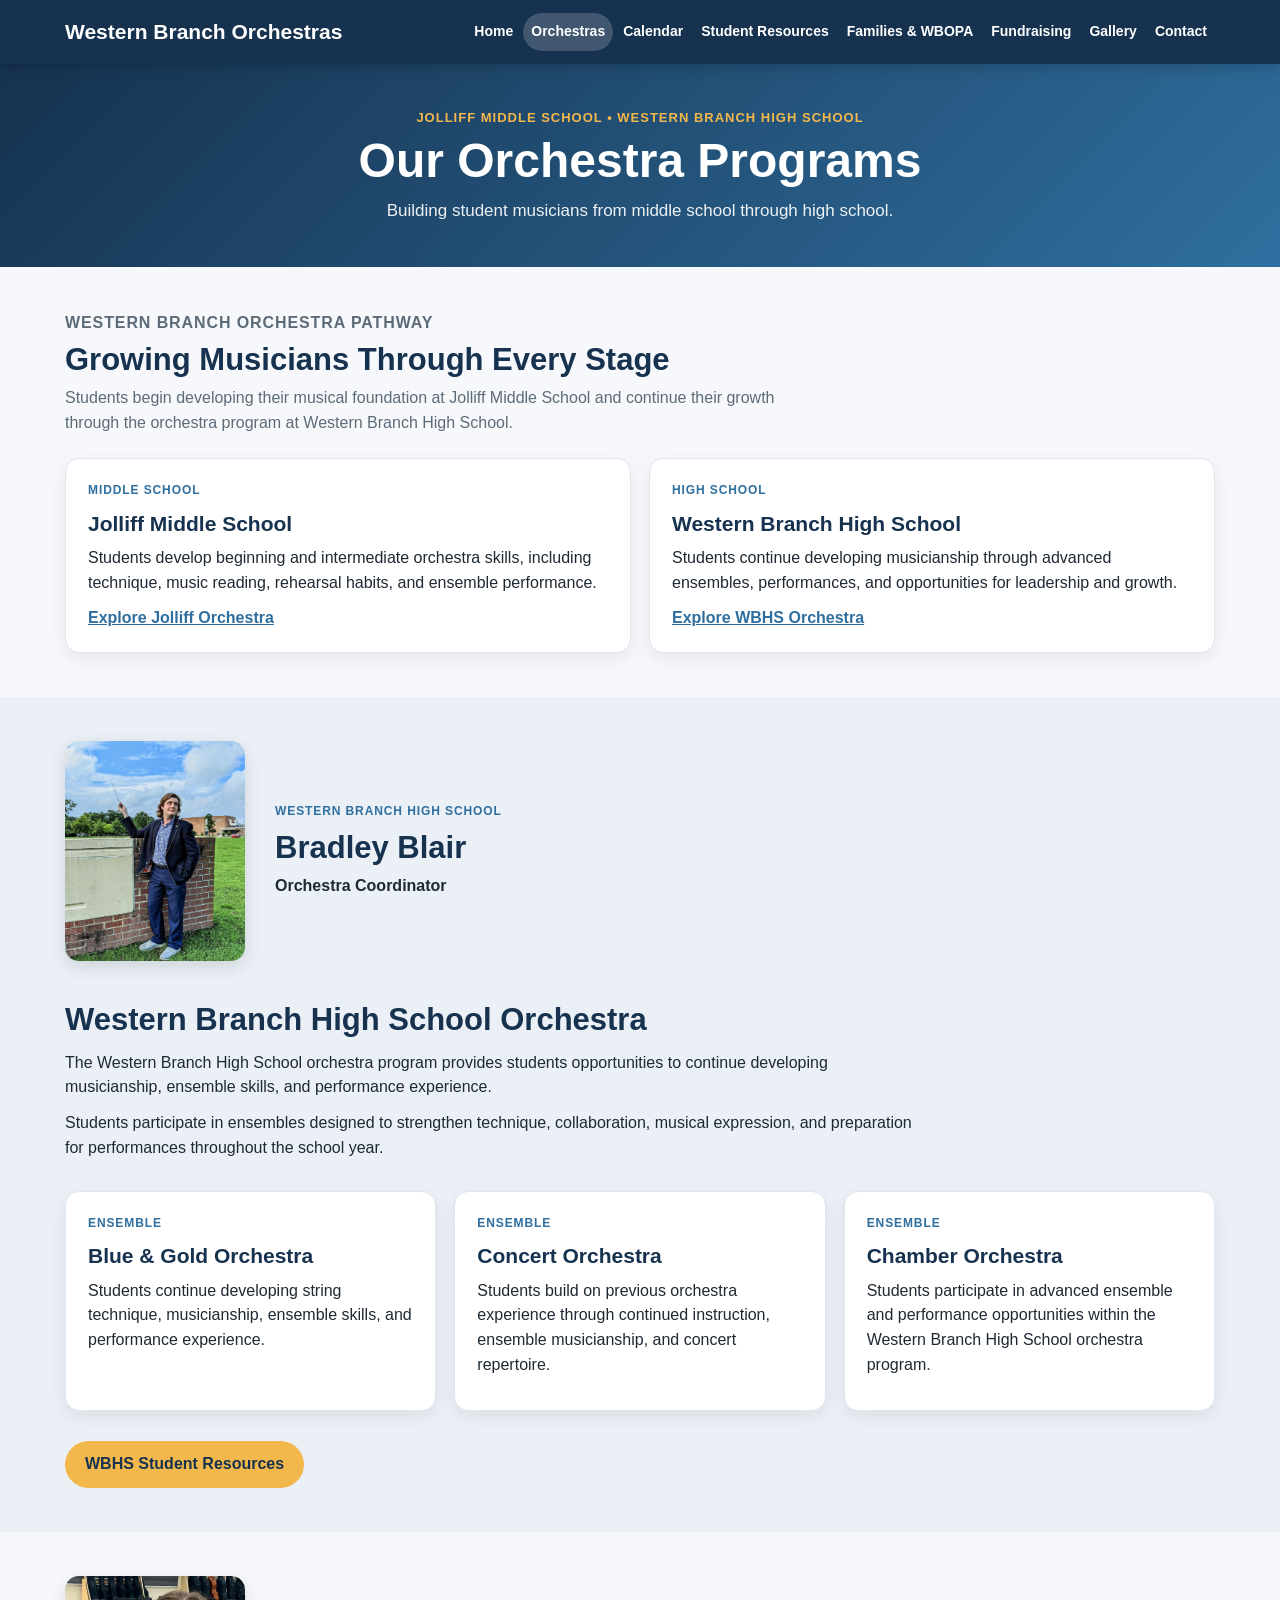
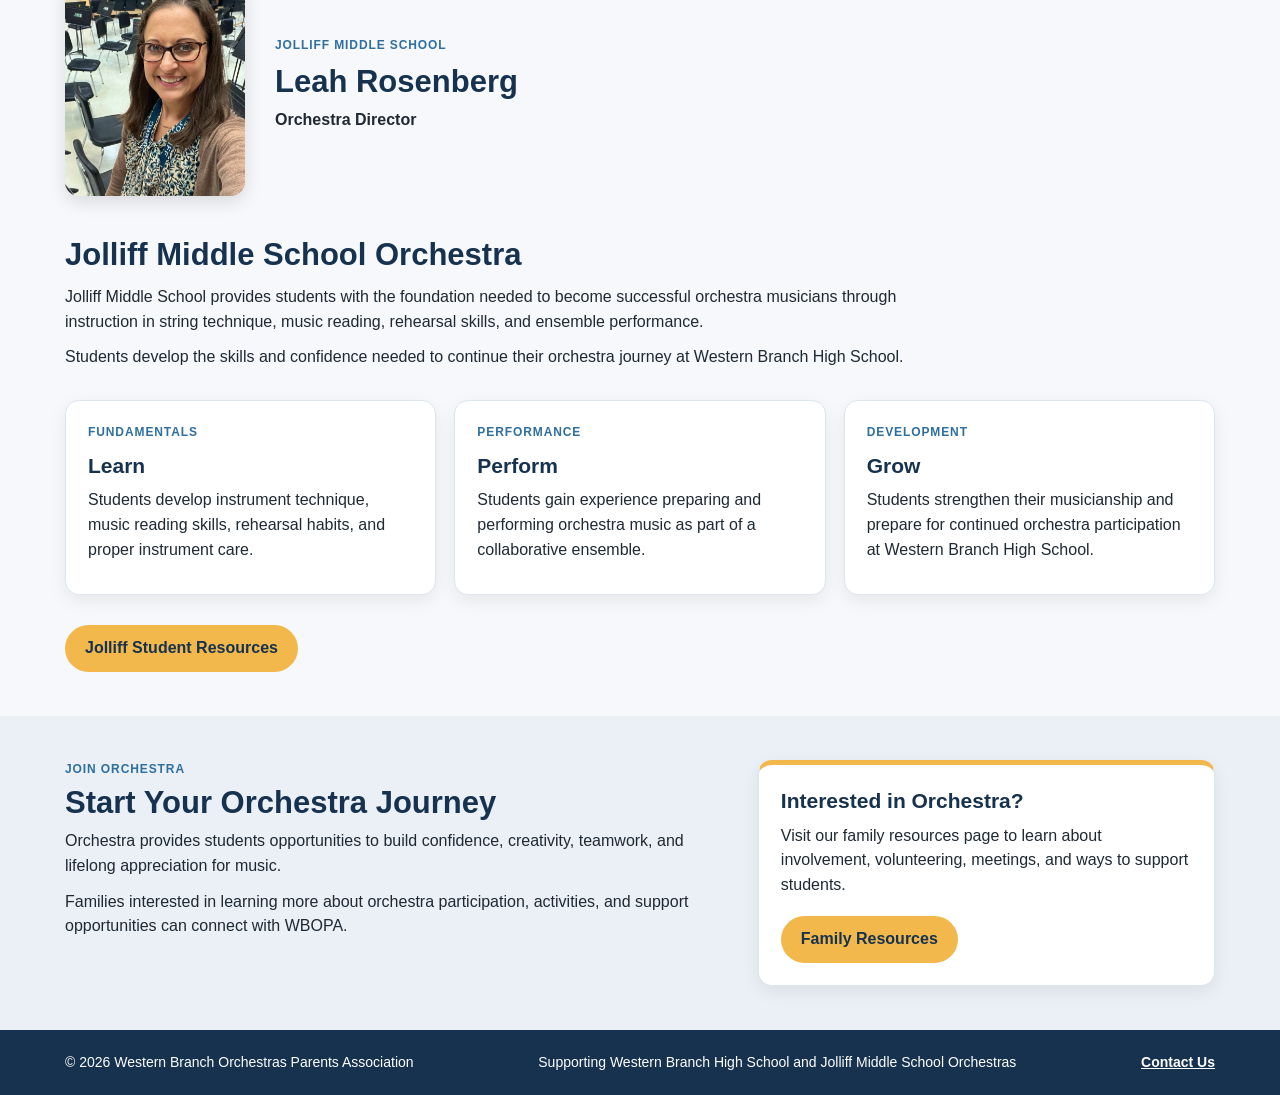
<file: about.html>
<!DOCTYPE html>
<html lang="en">

<head>

<meta charset="UTF-8">
<meta name="viewport" content="width=device-width, initial-scale=1.0">

<title>Western Branch Orchestra Programs | WBHS & Jolliff Middle School</title>

<meta
name="description"
content="Explore the Western Branch High School and Jolliff Middle School orchestra programs in Chesapeake, Virginia. Learn about ensembles, directors, and the student pathway from middle school to high school orchestra."
>
<link rel="icon" type="image/png" href="images/favicon.png">
  
<link rel="stylesheet" href="css/style.css">

</head>


<body>


<header>

<div class="container header-container">

<a class="site-title" href="index.html">
Western Branch Orchestras
</a>


<button
class="menu-toggle"
onclick="toggleMenu()"
aria-label="Toggle navigation menu"
aria-expanded="false"
aria-controls="mainNav">

☰ Menu

</button>


<nav id="mainNav">

<ul>

<li><a href="index.html">Home</a></li>
<li><a class="active" href="about.html">Orchestras</a></li>
<li><a href="calendar.html">Calendar</a></li>
<li><a href="students.html">Student Resources</a></li>
<li><a href="parents.html">Families &amp; WBOPA</a></li>
<li><a href="fundraising.html">Fundraising</a></li>
<li><a href="gallery.html">Gallery</a></li>
<li><a href="contact.html">Contact</a></li>

</ul>

</nav>

</div>

</header>



<section class="page-banner">

<div class="container">

<p class="eyebrow">
Jolliff Middle School • Western Branch High School
</p>


<h1>
Our Orchestra Programs
</h1>


<p>
Building student musicians from middle school through high school.
</p>


</div>

</section>



<main>



<section class="content">

<div class="container">


<div class="section-heading">


<p class="card-label">
Western Branch Orchestra Pathway
</p>


<h2>
Growing Musicians Through Every Stage
</h2>


<p>

Students begin developing their musical foundation at Jolliff Middle School and continue their growth through the orchestra program at Western Branch High School.

</p>


</div>



<div class="cards">


<article class="card">


<p class="card-label">
Middle School
</p>


<h3>
Jolliff Middle School
</h3>


<p>

Students develop beginning and intermediate orchestra skills, including technique, music reading, rehearsal habits, and ensemble performance.

</p>


<a href="#jolliff">
Explore Jolliff Orchestra
</a>


</article>



<article class="card">


<p class="card-label">
High School
</p>


<h3>
Western Branch High School
</h3>


<p>

Students continue developing musicianship through advanced ensembles, performances, and opportunities for leadership and growth.

</p>


<a href="#wbhs">
Explore WBHS Orchestra
</a>


</article>


</div>


</div>

</section>





<section id="wbhs" class="content alt-bg">

<div class="container">



<div class="director-section">


<img
class="director-photo"
src="images/bradley-blair.jpg"
alt="Bradley Blair, Western Branch High School Orchestra Coordinator"
loading="lazy"
>


<div class="director-info">


<p class="card-label">
Western Branch High School
</p>


<h2>
Bradley Blair
</h2>


<p class="director-title">
Orchestra Coordinator
</p>


</div>


</div>





<div class="program-intro">


<h2>
Western Branch High School Orchestra
</h2>


<p>

The Western Branch High School orchestra program provides students opportunities to continue developing musicianship, ensemble skills, and performance experience.

</p>


<p>

Students participate in ensembles designed to strengthen technique, collaboration, musical expression, and preparation for performances throughout the school year.

</p>


</div>





<div class="cards">


<article class="card">


<p class="card-label">
Ensemble
</p>


<h3>
Blue &amp; Gold Orchestra
</h3>


<p>

Students continue developing string technique, musicianship, ensemble skills, and performance experience.

</p>


</article>



<article class="card">


<p class="card-label">
Ensemble
</p>


<h3>
Concert Orchestra
</h3>


<p>

Students build on previous orchestra experience through continued instruction, ensemble musicianship, and concert repertoire.

</p>


</article>



<article class="card">


<p class="card-label">
Ensemble
</p>


<h3>
Chamber Orchestra
</h3>


<p>

Students participate in advanced ensemble and performance opportunities within the Western Branch High School orchestra program.

</p>


</article>


</div>



<div class="section-action">


<a class="button" href="students.html#wbhs">
WBHS Student Resources
</a>


</div>


</div>

</section>

  <section id="jolliff" class="content">

<div class="container">



<div class="director-section">


<img
class="director-photo"
src="images/leah-rosenberg.jpg"
alt="Leah Rosenberg, Jolliff Middle School Orchestra Director"
loading="lazy"
>


<div class="director-info">


<p class="card-label">
Jolliff Middle School
</p>


<h2>
Leah Rosenberg
</h2>


<p class="director-title">
Orchestra Director
</p>


</div>


</div>





<div class="program-intro">


<h2>
Jolliff Middle School Orchestra
</h2>


<p>

Jolliff Middle School provides students with the foundation needed to become successful orchestra musicians through instruction in string technique, music reading, rehearsal skills, and ensemble performance.

</p>


<p>

Students develop the skills and confidence needed to continue their orchestra journey at Western Branch High School.

</p>


</div>





<div class="cards">


<article class="card">


<p class="card-label">
Fundamentals
</p>


<h3>
Learn
</h3>


<p>

Students develop instrument technique, music reading skills, rehearsal habits, and proper instrument care.

</p>


</article>




<article class="card">


<p class="card-label">
Performance
</p>


<h3>
Perform
</h3>


<p>

Students gain experience preparing and performing orchestra music as part of a collaborative ensemble.

</p>


</article>




<article class="card">


<p class="card-label">
Development
</p>


<h3>
Grow
</h3>


<p>

Students strengthen their musicianship and prepare for continued orchestra participation at Western Branch High School.

</p>


</article>


</div>




<div class="section-action">


<a class="button" href="students.html#jolliff">
Jolliff Student Resources
</a>


</div>



</div>

</section>





<section class="content alt-bg">


<div class="container">


<div class="split-section">


<div>


<p class="card-label">
Join Orchestra
</p>


<h2>
Start Your Orchestra Journey
</h2>


<p>

Orchestra provides students opportunities to build confidence, creativity, teamwork, and lifelong appreciation for music.

</p>


<p>

Families interested in learning more about orchestra participation, activities, and support opportunities can connect with WBOPA.

</p>


</div>



<div class="info-box">


<h3>
Interested in Orchestra?
</h3>


<p>

Visit our family resources page to learn about involvement, volunteering, meetings, and ways to support students.

</p>


<a class="button" href="parents.html">
Family Resources
</a>


</div>


</div>


</div>


</section>



</main>





<footer>


<div class="container footer-container">


<p>
© 2026 Western Branch Orchestras Parents Association
</p>


<p>
Supporting Western Branch High School and Jolliff Middle School Orchestras
</p>


<p>

<a href="contact.html">
Contact Us
</a>

</p>


</div>


</footer>




<script src="js/script.js"></script>


</body>

</html>
</file>
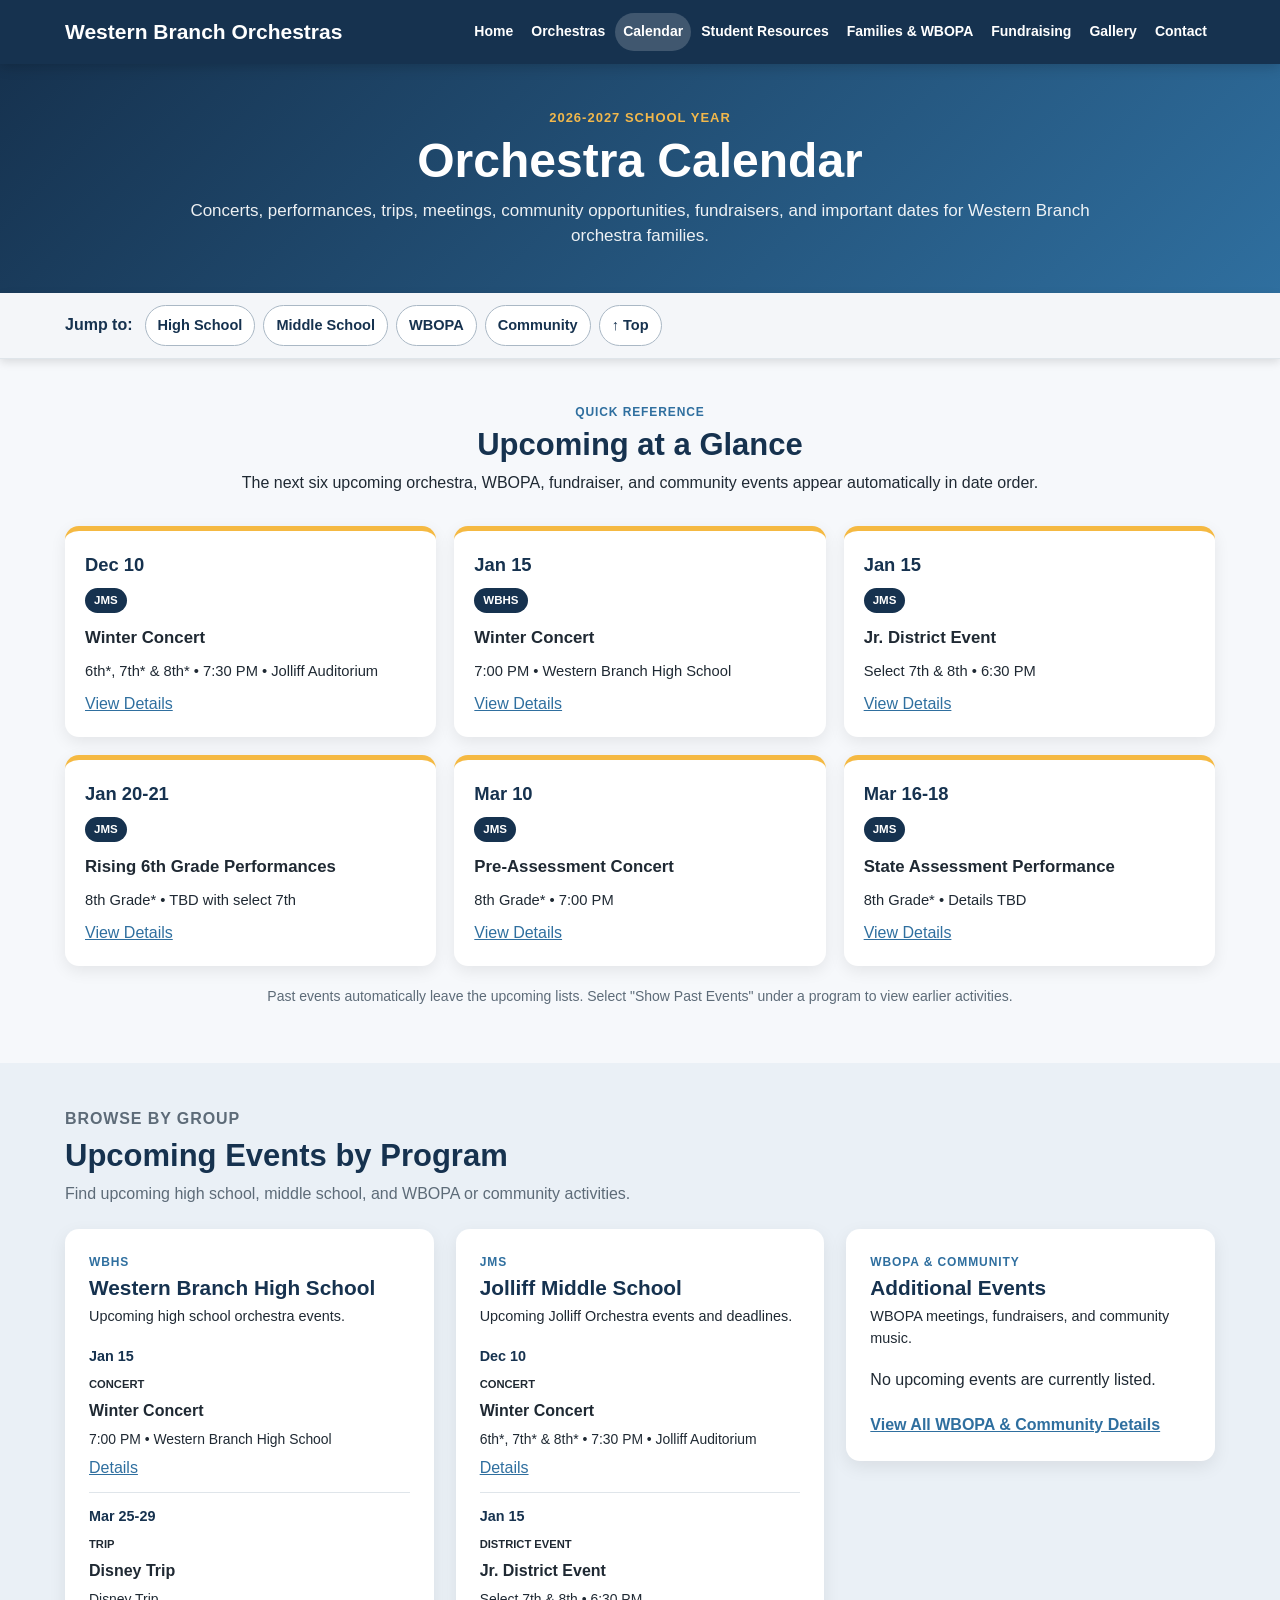
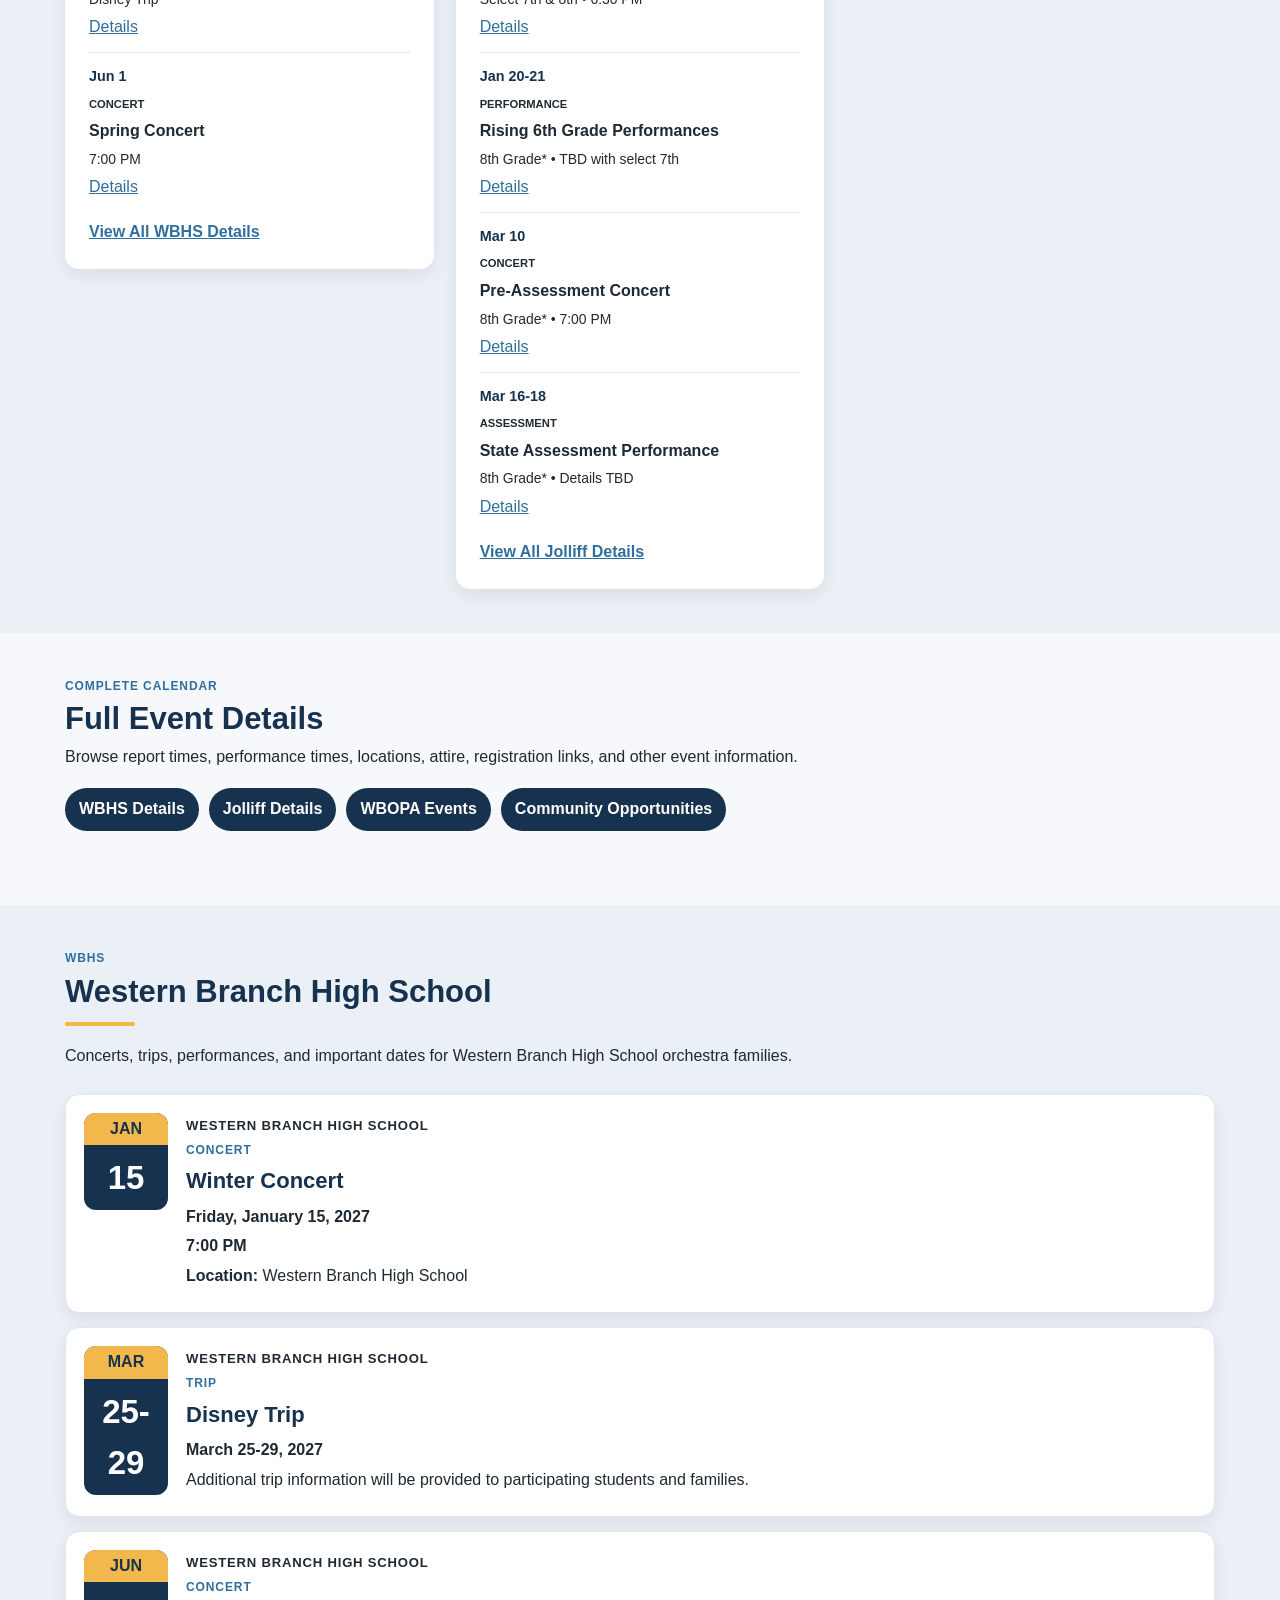
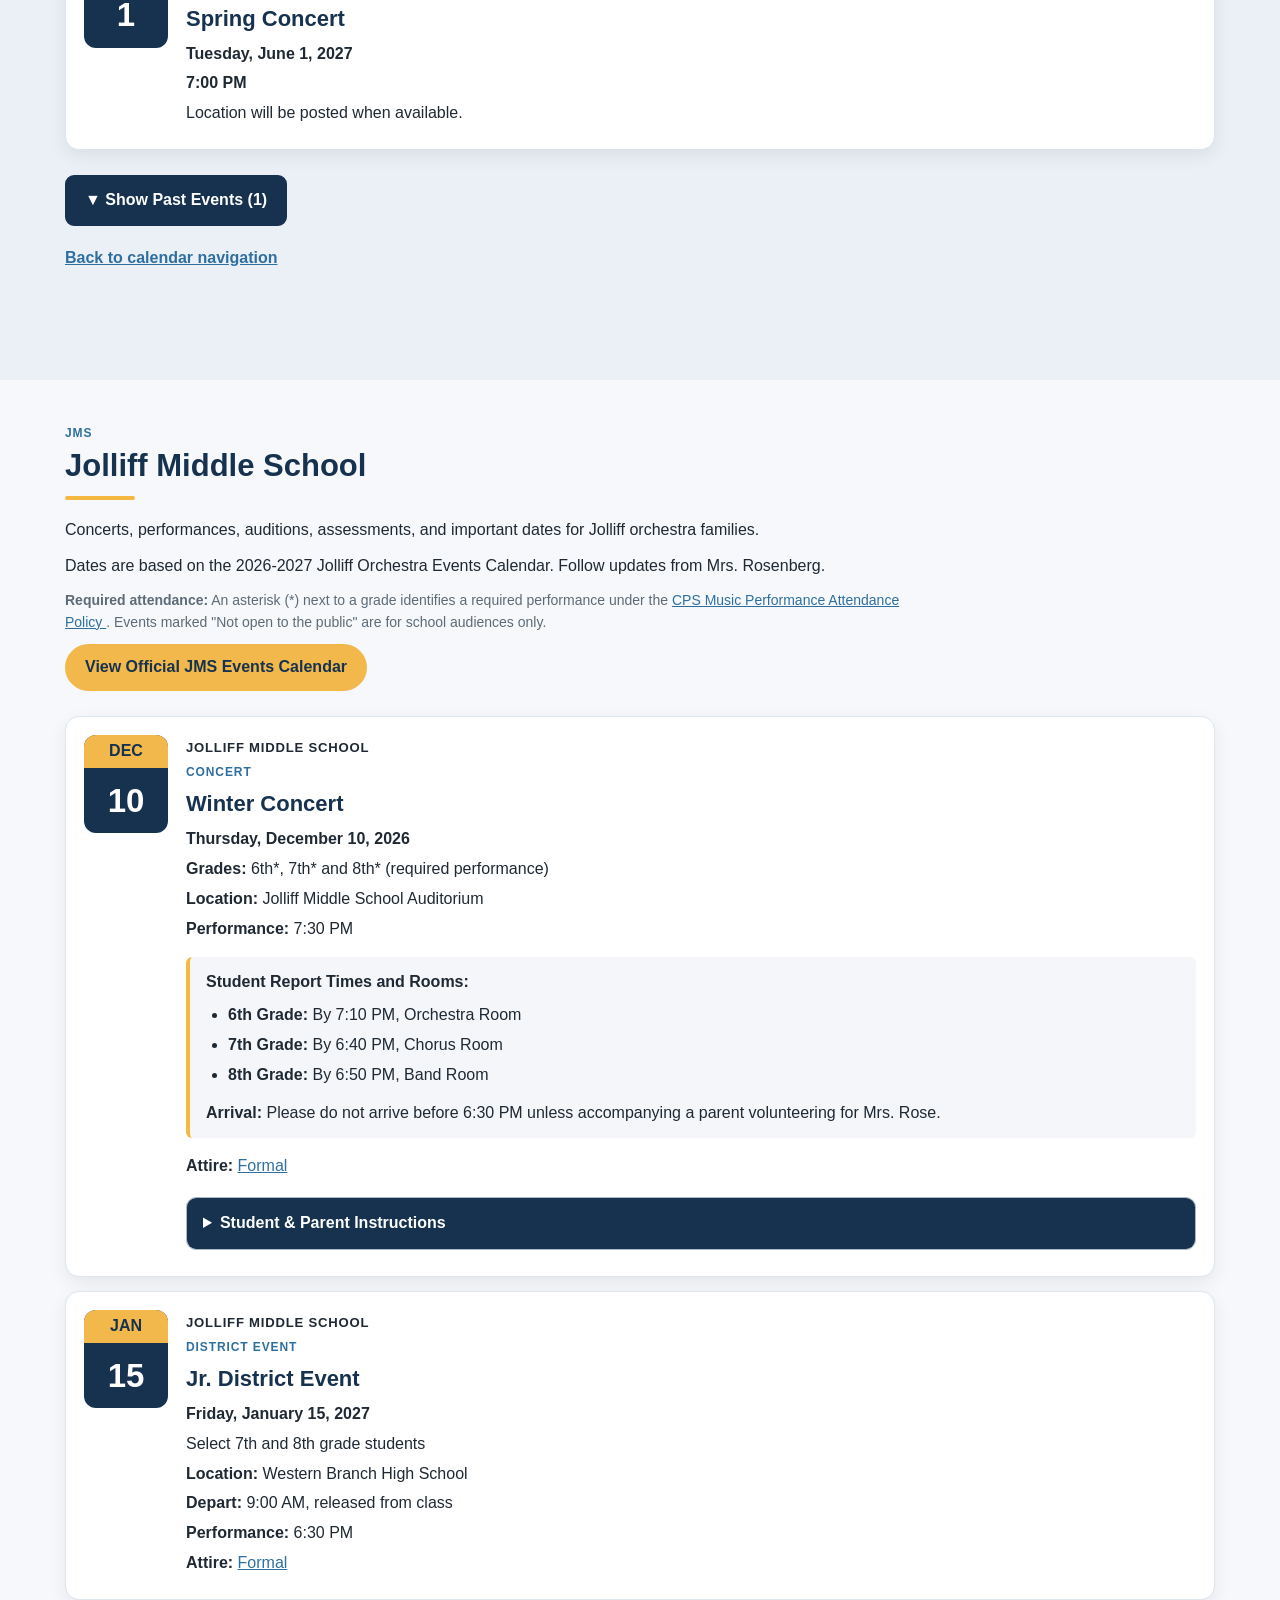
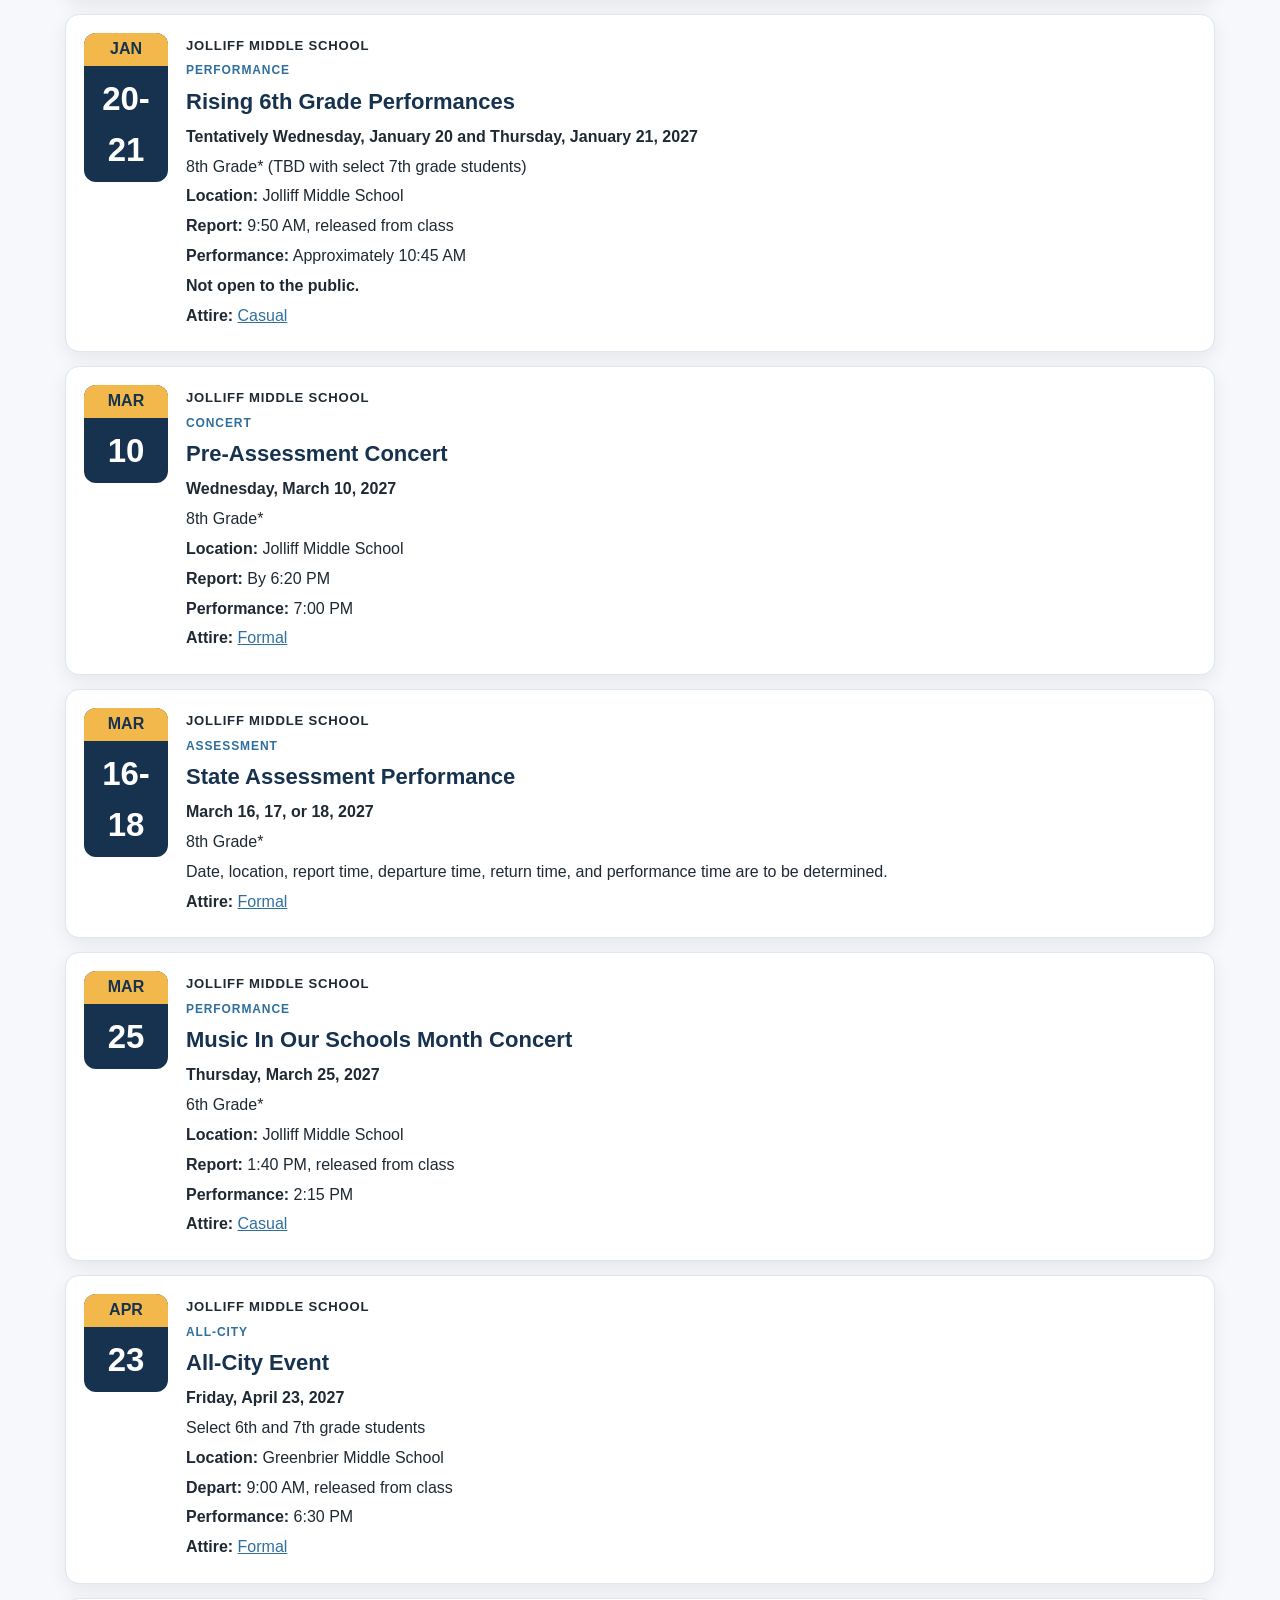
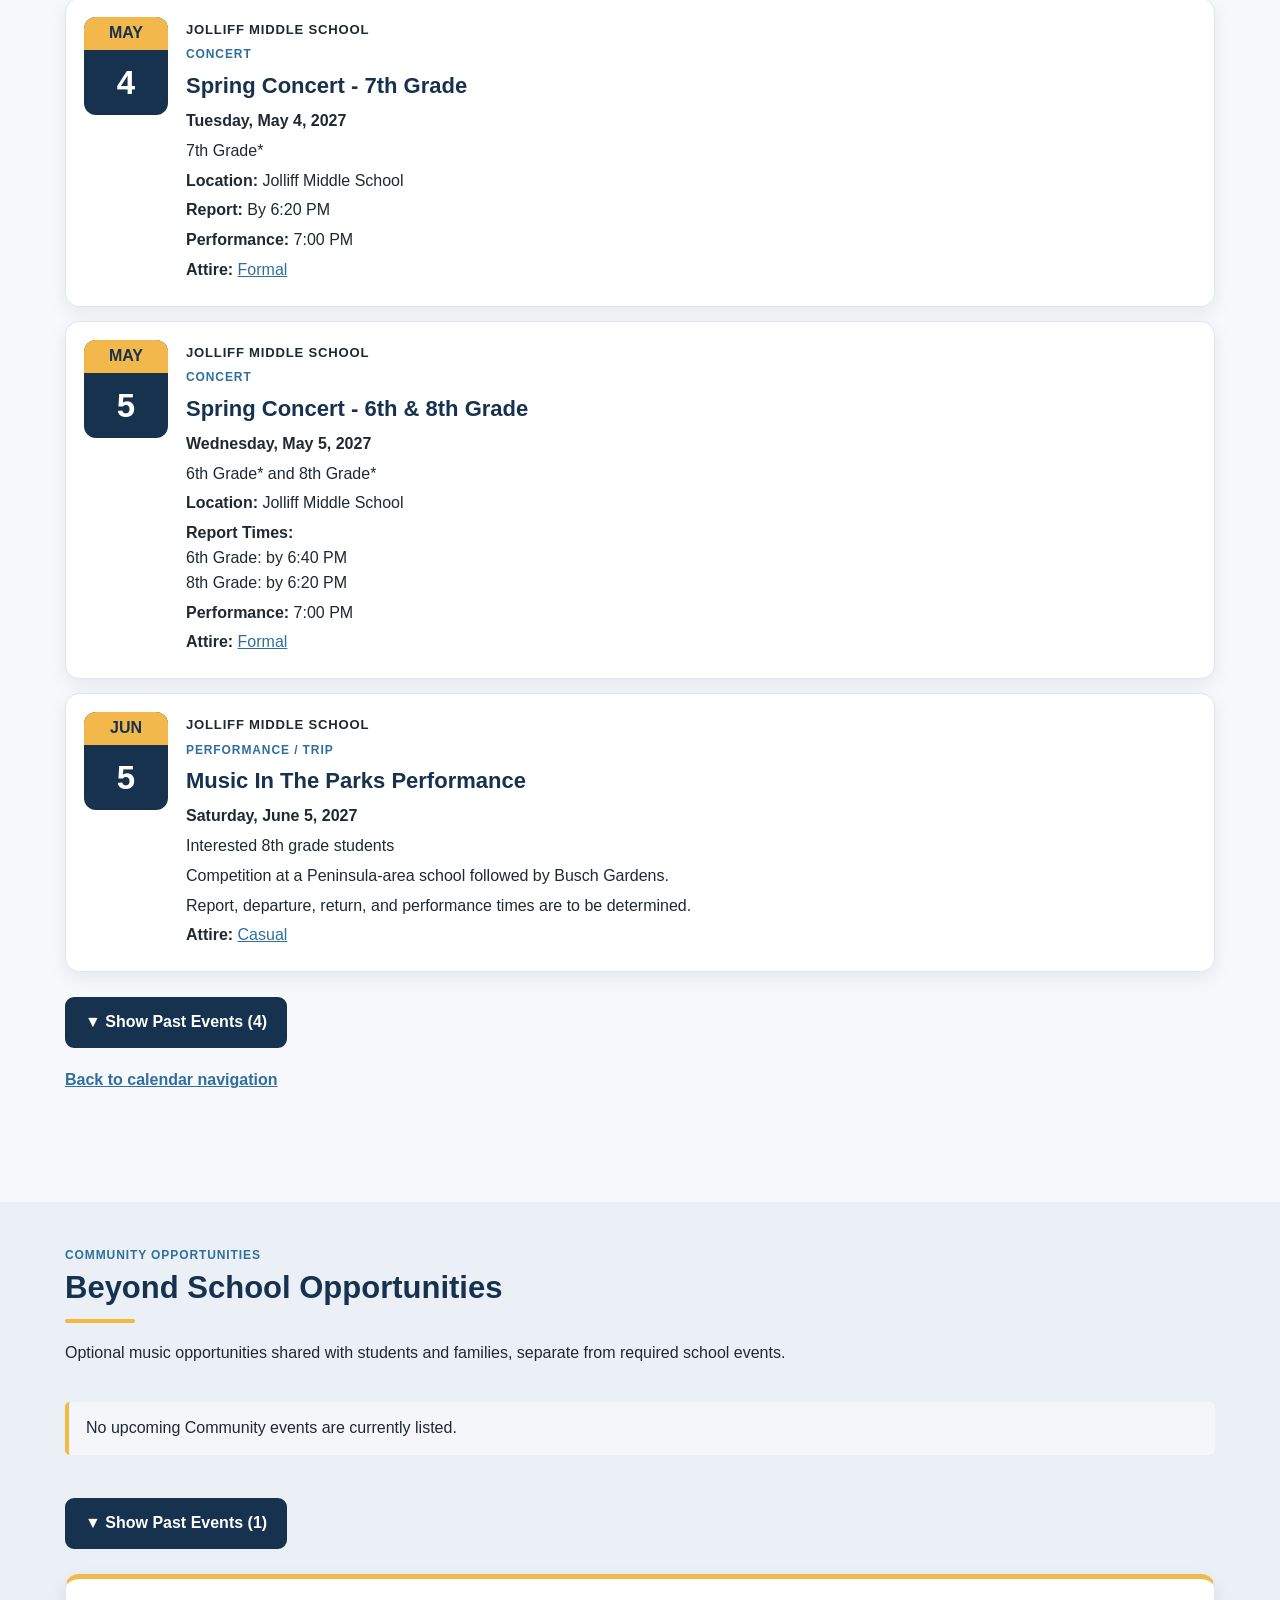
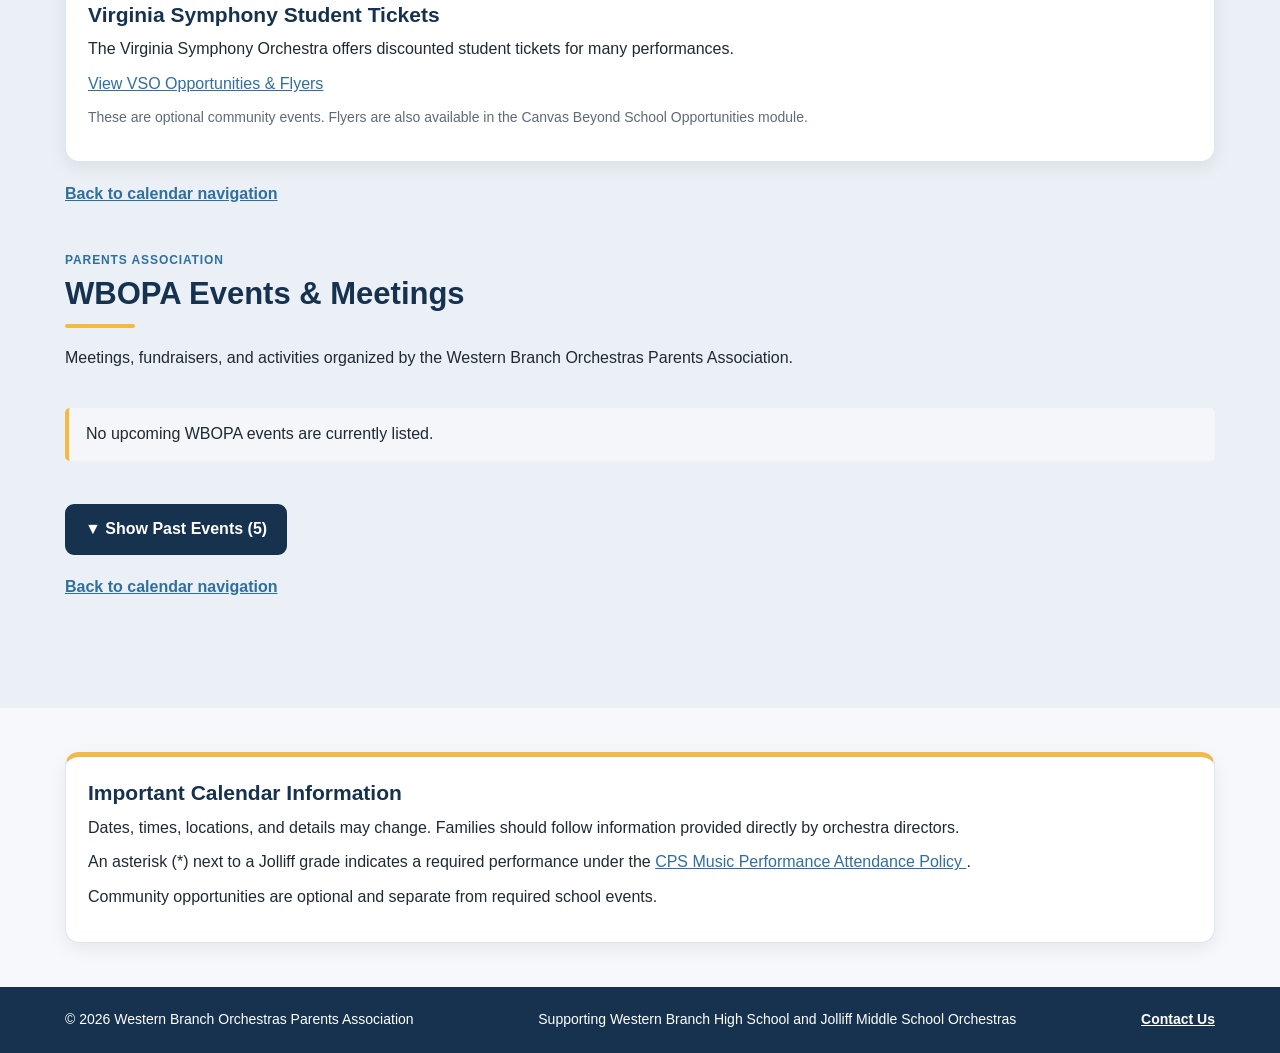
<file: calendar.html>
<!DOCTYPE html>
<html lang="en">
<head>
<meta charset="UTF-8">
<meta name="viewport" content="width=device-width, initial-scale=1.0">

<title>Western Branch Orchestra Calendar | Concerts, Events & WBOPA Meetings</title>

<meta name="description" content="Western Branch High School and Jolliff Middle School orchestra concerts, performances, trips, WBOPA meetings, fundraisers, and important dates.">

<link rel="icon" type="image/png" href="images/favicon.png">
<link rel="stylesheet" href="css/style.css">

<style>

/* GENERAL CALENDAR STYLING */

html {
  scroll-behavior: smooth;
}

.calendar-section-header {
  margin-bottom: 25px;
}

.calendar-section-header h2 {
  margin-bottom: 8px;
}

.calendar-section-header p {
  max-width: 850px;
}

.calendar-divider {
  width: 70px;
  height: 4px;
  background: #f5b942;
  border-radius: 10px;
  margin: 12px 0 18px;
}

.event-school {
  display: inline-block;
  margin-bottom: 5px;
  font-size: .82rem;
  font-weight: 800;
  text-transform: uppercase;
  letter-spacing: .06em;
}

/* MOBILE-FRIENDLY STICKY JUMP TO NAVIGATION */

body > .calendar-jump-bar {
  display: block !important;
  visibility: visible !important;
  opacity: 1 !important;
  position: -webkit-sticky;
  position: sticky;
  top: 0;
  z-index: 1100;
  width: 100%;
  background: #f4f6f9;
  border-bottom: 1px solid #dfe5ea;
  box-shadow: 0 3px 9px rgba(0,0,0,.12);
}

body > .calendar-jump-bar .calendar-jump-inner {
  display: flex !important;
  flex-wrap: wrap;
  align-items: center;
  justify-content: flex-start;
  gap: 8px;
  padding-top: 12px;
  padding-bottom: 12px;
}

.calendar-jump-label {
  color: #16324f;
  font-weight: 800;
  margin-right: 4px;
}

body > .calendar-jump-bar .calendar-jump-inner a {
  display: inline-flex !important;
  visibility: visible !important;
  opacity: 1 !important;
  align-items: center;
  justify-content: center;
  white-space: nowrap;
  padding: 8px 12px;
  color: #16324f;
  background: #ffffff;
  border: 1px solid #aab8c5;
  border-radius: 999px;
  font-size: .91rem;
  font-weight: 700;
  text-decoration: none;
}

body > .calendar-jump-bar a:hover,
body > .calendar-jump-bar a:focus-visible {
  background: #e7edf3;
  border-color: #16324f;
}

body > .calendar-jump-bar a:focus-visible,
.past-events-toggle:focus-visible {
  outline: 3px solid #f5b942;
  outline-offset: 2px;
}

/* PREVENT STICKY NAV FROM COVERING HEADINGS */

#wbhs-details,
#jms-details,
#wbopa-events,
#beyond-school,
#community-details,
.event-card {
  scroll-margin-top: calc(
    var(--calendar-jump-height, 90px) + 16px
  );
}

/* UPCOMING AT A GLANCE */

.glance-heading {
  text-align: center;
  max-width: 800px;
  margin: 0 auto 30px;
}

.glance-grid {
  display: grid;
  grid-template-columns: repeat(3, minmax(0,1fr));
  gap: 18px;
}

.glance-card {
  background: #ffffff;
  border-top: 5px solid #f5b942;
  border-radius: 14px;
  padding: 20px;
  box-shadow: 0 5px 16px rgba(0,0,0,.08);
}

.glance-card-date {
  font-size: 1.15rem;
  font-weight: 800;
  color: #16324f;
  margin-bottom: 7px;
}

.glance-card-tag {
  display: inline-block;
  background: #16324f;
  color: #ffffff;
  border-radius: 999px;
  padding: 4px 9px;
  font-size: .72rem;
  font-weight: 800;
  margin-bottom: 12px;
}

.glance-card h3 {
  margin: 0 0 8px;
  font-size: 1.05rem;
}

.glance-card p {
  font-size: .92rem;
  margin-bottom: 10px;
}

/* UPCOMING EVENTS BY PROGRAM */

.calendar-columns {
  display: grid;
  grid-template-columns: repeat(3, minmax(0,1fr));
  gap: 22px;
  align-items: start;
}

.calendar-column {
  background: #ffffff;
  padding: 24px;
  border-radius: 14px;
  box-shadow: 0 6px 18px rgba(0,0,0,.08);
}

.calendar-column h2 {
  color: #16324f;
  font-size: 1.3rem;
  margin: 0 0 4px;
}

.calendar-column-subtitle {
  margin: 0 0 18px;
  font-size: .9rem;
}

.compact-event-list {
  display: flex;
  flex-direction: column;
  gap: 12px;
}

.compact-event {
  border-top: 1px solid #dfe5ea;
  padding-top: 12px;
}

.compact-event:first-child {
  border-top: 0;
  padding-top: 0;
}

.compact-event-date {
  display: block;
  color: #16324f;
  font-weight: 800;
  font-size: .9rem;
  margin-bottom: 3px;
}

.compact-event-type {
  display: inline-block;
  font-size: .7rem;
  font-weight: 800;
  text-transform: uppercase;
  margin-bottom: 4px;
}

.compact-event h3 {
  font-size: 1rem;
  margin: 2px 0 5px;
}

.compact-event p {
  font-size: .87rem;
  margin: 0 0 5px;
}

.column-details-link {
  display: inline-block;
  margin-top: 20px;
  font-weight: 700;
}

/* FULL CALENDAR */

.full-calendar-header {
  max-width: 850px;
  margin-bottom: 30px;
}

.full-calendar-nav {
  display: flex;
  flex-wrap: wrap;
  gap: 10px;
  margin-top: 18px;
}

.full-calendar-nav a {
  display: inline-block;
  background: #16324f;
  color: #ffffff;
  font-weight: 700;
  border-radius: 999px;
  padding: 9px 14px;
  text-decoration: none;
}

.calendar-school-section {
  margin-bottom: 65px;
}

.detail-subsection {
  margin-top: 45px;
}

.detail-subsection:first-child {
  margin-top: 0;
}

/* AUTOMATIC PAST EVENT ARCHIVES */

.past-event-controls {
  margin-top: 25px;
}

.past-events-toggle {
  min-height: 44px;
  padding: 11px 18px;
  border: 2px solid #16324f;
  border-radius: 9px;
  background: #16324f;
  color: #ffffff;
  font: inherit;
  font-weight: 800;
  cursor: pointer;
}

.past-events-toggle:hover {
  background: #234966;
}

.past-event-archive[hidden] {
  display: none !important;
}

.past-event-archive {
  margin-top: 24px;
  padding-top: 20px;
  border-top: 2px solid #dfe5ea;
}

.past-event-archive h3 {
  margin: 0 0 10px;
  color: #16324f;
}

.calendar-empty-note {
  margin: 12px 0 18px;
  padding: 14px 17px;
  border-left: 4px solid #f5b942;
  background: #f4f6f9;
  border-radius: 5px;
}

.calendar-back-to-top {
  display: inline-block;
  margin-top: 20px;
  font-weight: 700;
}

/* EXPANDABLE CONCERT INSTRUCTIONS */

.winter-concert-notice {
  margin: 16px 0;
  padding: 13px 16px;
  background: #f4f6f9;
  border-left: 4px solid #f5b942;
  border-radius: 6px;
}

.winter-concert-notice p:last-child {
  margin-bottom: 0;
}

.concert-report-list {
  margin: 10px 0;
  padding-left: 20px;
}

.concert-report-list li {
  margin-bottom: 5px;
}

.event-instructions {
  margin: 18px 0 8px;
  border: 1px solid #aab8c5;
  border-radius: 10px;
  overflow: hidden;
  background: #ffffff;
}

.event-instructions summary {
  padding: 13px 16px;
  background: #16324f;
  color: #ffffff;
  font-weight: 800;
  cursor: pointer;
  list-style-position: inside;
}

.event-instructions summary:hover,
.event-instructions summary:focus-visible {
  background: #234966;
}

.event-instructions summary:focus-visible {
  outline: 3px solid #f5b942;
  outline-offset: -3px;
}

.event-instructions-body {
  padding: 16px 18px;
}

.event-instructions-body h4 {
  margin: 16px 0 6px;
  color: #16324f;
}

.event-instructions-body h4:first-child {
  margin-top: 0;
}

.event-instructions-body p:last-child {
  margin-bottom: 0;
}

/* TABLET */

@media (max-width: 1000px) {

  .calendar-columns {
    grid-template-columns: 1fr;
  }

  .glance-grid {
    grid-template-columns: repeat(2, minmax(0,1fr));
  }

}

/* MOBILE */

@media (max-width: 650px) {

  .glance-grid {
    grid-template-columns: 1fr;
  }

  .calendar-column {
    padding: 20px;
  }

  .calendar-school-section {
    margin-bottom: 45px;
  }

  body > .calendar-jump-bar .calendar-jump-inner {
    gap: 6px;
    padding-top: 9px;
    padding-bottom: 9px;
  }

  body > .calendar-jump-bar .calendar-jump-inner a {
    padding: 7px 10px;
    font-size: .8rem;
  }

  .calendar-jump-label {
    font-size: .82rem;
  }

}

@media (prefers-reduced-motion: reduce) {
  html {
    scroll-behavior: auto;
  }
}

</style>
</head>

<body>

<!-- WEBSITE HEADER -->

<header>
  <div class="container header-container">

    <a class="site-title" href="index.html">
      Western Branch Orchestras
    </a>

    <button
      class="menu-toggle"
      onclick="toggleMenu()"
      aria-label="Toggle navigation menu"
      aria-expanded="false"
      aria-controls="mainNav">
      ☰ Menu
    </button>

    <nav id="mainNav">
      <ul>
        <li><a href="index.html">Home</a></li>
        <li><a href="about.html">Orchestras</a></li>
        <li>
          <a class="active" aria-current="page" href="calendar.html">
            Calendar
          </a>
        </li>
        <li><a href="students.html">Student Resources</a></li>
        <li><a href="parents.html">Families &amp; WBOPA</a></li>
        <li><a href="fundraising.html">Fundraising</a></li>
        <li><a href="gallery.html">Gallery</a></li>
        <li><a href="contact.html">Contact</a></li>
      </ul>
    </nav>

  </div>
</header>

<!-- PAGE BANNER -->

<section id="calendar-top" class="page-banner">
  <div class="container">

    <p class="eyebrow">2026-2027 School Year</p>

    <h1>Orchestra Calendar</h1>

    <p>
      Concerts, performances, trips, meetings,
      community opportunities, fundraisers,
      and important dates for Western Branch
      orchestra families.
    </p>

  </div>
</section>

<!-- MOBILE-FRIENDLY STICKY JUMP TO MENU -->

<div
  class="calendar-jump-bar"
  role="navigation"
  aria-label="Jump to calendar sections">

  <div class="container calendar-jump-inner">

    <span class="calendar-jump-label">Jump to:</span>

    <a href="#wbhs-details">High School</a>

    <a href="#jms-details">Middle School</a>

    <a href="#wbopa-events">WBOPA</a>

    <a href="#beyond-school">Community</a>

    <a href="#" aria-label="Back to the top of the page">
      ↑ Top
    </a>

  </div>

</div>

<main>

<!-- UPCOMING AT A GLANCE -->

<section class="content">
  <div class="container">

    <div class="glance-heading">

      <p class="card-label">Quick Reference</p>

      <h2>Upcoming at a Glance</h2>

      <p>
        The next six upcoming orchestra, WBOPA,
        fundraiser, and community events appear
        automatically in date order.
      </p>

    </div>

    <div id="glanceGrid" class="glance-grid"></div>

    <noscript>
      <p>Please enable JavaScript to view the event calendar.</p>
    </noscript>

    <p class="small-text" style="text-align:center;margin-top:20px">
      Past events automatically leave the upcoming lists.
      Select "Show Past Events" under a program
      to view earlier activities.
    </p>

  </div>
</section>

<!-- UPCOMING EVENTS BY PROGRAM -->

<section class="content alt-bg">
  <div class="container">

    <div class="section-heading">

      <p class="card-label">Browse by Group</p>

      <h2>Upcoming Events by Program</h2>

      <p>
        Find upcoming high school, middle school,
        and WBOPA or community activities.
      </p>

    </div>

    <div class="calendar-columns">

      <!-- HIGH SCHOOL -->

      <div class="calendar-column">

        <p class="card-label">WBHS</p>

        <h2>Western Branch High School</h2>

        <p class="calendar-column-subtitle">
          Upcoming high school orchestra events.
        </p>

        <div id="wbhsUpcoming" class="compact-event-list"></div>

        <a class="column-details-link" href="#wbhs-details">
          View All WBHS Details
        </a>

      </div>

      <!-- MIDDLE SCHOOL -->

      <div class="calendar-column">

        <p class="card-label">JMS</p>

        <h2>Jolliff Middle School</h2>

        <p class="calendar-column-subtitle">
          Upcoming Jolliff Orchestra events and deadlines.
        </p>

        <div id="jmsUpcoming" class="compact-event-list"></div>

        <a class="column-details-link" href="#jms-details">
          View All Jolliff Details
        </a>

      </div>

      <!-- WBOPA AND COMMUNITY -->

      <div class="calendar-column">

        <p class="card-label">WBOPA &amp; Community</p>

        <h2>Additional Events</h2>

        <p class="calendar-column-subtitle">
          WBOPA meetings, fundraisers, and community music.
        </p>

        <div id="communityUpcoming" class="compact-event-list"></div>

        <a class="column-details-link" href="#community-details">
          View All WBOPA &amp; Community Details
        </a>

      </div>

    </div>

  </div>
</section>

<!-- FULL CALENDAR INTRODUCTION -->

<section class="content">
  <div class="container">

    <div class="full-calendar-header">

      <p class="card-label">Complete Calendar</p>

      <h2>Full Event Details</h2>

      <p>
        Browse report times, performance times,
        locations, attire, registration links,
        and other event information.
      </p>

      <div class="full-calendar-nav">

        <a href="#wbhs-details">WBHS Details</a>

        <a href="#jms-details">Jolliff Details</a>

        <a href="#wbopa-events">WBOPA Events</a>

        <a href="#beyond-school">Community Opportunities</a>

      </div>

    </div>

  </div>
</section>

<!-- WESTERN BRANCH HIGH SCHOOL -->

<section id="wbhs" class="content alt-bg">
  <div class="container">

    <div id="wbhs-details" class="calendar-school-section">

      <div class="calendar-section-header">

        <p class="card-label">WBHS</p>

        <h2>Western Branch High School</h2>

        <div class="calendar-divider"></div>

        <p>
          Concerts, trips, performances, and important dates
          for Western Branch High School orchestra families.
        </p>

      </div>

      <div id="wbhsList" class="event-list"></div>

    </div>

  </div>
</section>

<!-- JOLLIFF MIDDLE SCHOOL -->

<section id="jms" class="content">
  <div class="container">

    <div id="jms-details" class="calendar-school-section">

      <div class="calendar-section-header">

        <p class="card-label">JMS</p>

        <h2>Jolliff Middle School</h2>

        <div class="calendar-divider"></div>

        <p>
          Concerts, performances, auditions, assessments,
          and important dates for Jolliff orchestra families.
        </p>

        <p>
          Dates are based on the 2026-2027
          Jolliff Orchestra Events Calendar.
          Follow updates from Mrs. Rosenberg.
        </p>

        <p class="small-text">

          <strong>Required attendance:</strong>

          An asterisk (*) next to a grade identifies
          a required performance under the

          <a
            href="https://docs.google.com/document/d/1X-eu34mQdecRtrc6mlpTvvafs2Cte9ODCtU2_crjRuU/edit?usp=sharing"
            target="_blank"
            rel="noopener noreferrer">
            CPS Music Performance Attendance Policy
          </a>.

          Events marked "Not open to the public"
          are for school audiences only.

        </p>

        <div class="calendar-link-row">

          <a
            class="button"
            href="https://docs.google.com/spreadsheets/d/1LhwOk10iXg6YnTyOks83w6tsvvb5adyk2Jg0632OqzY/edit?usp=sharing"
            target="_blank"
            rel="noopener noreferrer">
            View Official JMS Events Calendar
          </a>

        </div>

      </div>

      <div id="jmsList" class="event-list"></div>

    </div>

  </div>
</section>

<!-- WBOPA AND COMMUNITY -->

<section class="content alt-bg">
  <div class="container">

    <div id="community-details" class="calendar-school-section">

      <!-- COMMUNITY -->

      <div id="beyond-school" class="detail-subsection">

        <div class="calendar-section-header">

          <p class="card-label">Community Opportunities</p>

          <h2>Beyond School Opportunities</h2>

          <div class="calendar-divider"></div>

          <p>
            Optional music opportunities shared with students
            and families, separate from required school events.
          </p>

        </div>

        <div id="vsoList" class="event-list"></div>

        <div class="info-box" style="margin-top:25px">

          <h3>Virginia Symphony Student Tickets</h3>

          <p>
            The Virginia Symphony Orchestra offers discounted
            student tickets for many performances.
          </p>

          <p>

            <a
              href="https://drive.google.com/file/d/1wK6Qj-vyXkRnGMRbOAqe0z4YE-eYya92/view?usp=sharing"
              target="_blank"
              rel="noopener noreferrer">
              View VSO Opportunities &amp; Flyers
            </a>

          </p>

          <p class="small-text">
            These are optional community events.
            Flyers are also available in the Canvas
            Beyond School Opportunities module.
          </p>

        </div>

      </div>

      <!-- PARENTS ASSOCIATION -->

      <div id="wbopa-events" class="detail-subsection">

        <div class="calendar-section-header">

          <p class="card-label">Parents Association</p>

          <h2>WBOPA Events &amp; Meetings</h2>

          <div class="calendar-divider"></div>

          <p>
            Meetings, fundraisers, and activities organized
            by the Western Branch Orchestras Parents Association.
          </p>

        </div>

        <div id="wbopaList" class="event-list"></div>

      </div>

    </div>

  </div>
</section>

<!-- IMPORTANT CALENDAR INFORMATION -->

<section class="content">
  <div class="container">

    <div class="info-box">

      <h3>Important Calendar Information</h3>

      <p>
        Dates, times, locations, and details may change.
        Families should follow information provided
        directly by orchestra directors.
      </p>

      <p>
        An asterisk (*) next to a Jolliff grade
        indicates a required performance under the

        <a
          href="https://docs.google.com/document/d/1X-eu34mQdecRtrc6mlpTvvafs2Cte9ODCtU2_crjRuU/edit?usp=sharing"
          target="_blank"
          rel="noopener noreferrer">
          CPS Music Performance Attendance Policy
        </a>.
      </p>

      <p>
        Community opportunities are optional
        and separate from required school events.
      </p>

    </div>

  </div>
</section>

</main>

<!-- FOOTER -->

<footer>
  <div class="container footer-container">

    <p>© 2026 Western Branch Orchestras Parents Association</p>

    <p>
      Supporting Western Branch High School
      and Jolliff Middle School Orchestras
    </p>

    <p><a href="contact.html">Contact Us</a></p>

  </div>
</footer>

<script src="js/script.js"></script>
<script src="js/calendar-events.js"></script>

<script>

/* =========================================
   AUTOMATIC UPCOMING LISTS AND ARCHIVES
   ========================================= */

(function () {

  const calendar = window.orchestraCalendar;

  if (!calendar) {
    document.getElementById("glanceGrid").textContent =
      "Calendar events could not be loaded. Please try again later.";
    return;
  }

  const { upcoming, past } = calendar.eventsByDate();

  // IDENTIFY PROGRAM

  function program(e) {
    if (e.g === "wbhs") return "wbhs";
    if (e.g === "jms") return "jms";
    if (e.id === "event-community-vso") return "vso";
    return "wbopa";
  }

  function school(e) {
    if (e.g === "wbhs") return "Western Branch High School";
    if (e.g === "jms") return "Jolliff Middle School";
    if (program(e) === "vso") return "Virginia Symphony Orchestra";
    return "WBOPA";
  }

  // CREATE FULL EVENT CARDS

  function card(e) {

    const article = document.createElement("article");
    const dateParts = e.label.split(" ");

    article.id = e.id;
    article.className = "event-card";

    article.innerHTML = `
      <div class="event-date-box">
        <span class="month">${dateParts[0]}</span>
        <span class="day">${dateParts.slice(1).join(" ")}</span>
      </div>

      <div class="event-details">
        <span class="event-school">${school(e)}</span>
        <p class="card-label">${e.k || "Free Community Event"}</p>
        <h3>${e.t}</h3>
        ${e.details}
      </div>
    `;

    return article;

  }

  // BUILD EACH PROGRAM'S CALENDAR AND ARCHIVE

  function renderProgram(key, listId, sectionId, name) {

    const list = document.getElementById(listId);
    const section = document.getElementById(sectionId);

    if (!list || !section) return;

    const current = upcoming.filter(function(e) {
      return program(e) === key;
    });

    const history = past.filter(function(e) {
      return program(e) === key;
    }).sort(function(a, b) {
      return b.finish - a.finish;
    });

    // DISPLAY UPCOMING EVENTS

    current.forEach(function(e) {
      list.appendChild(card(e));
    });

    if (!current.length) {

      const p = document.createElement("p");
      p.className = "calendar-empty-note";

      p.textContent =
        "No upcoming " + name + " events are currently listed.";

      list.appendChild(p);

    }

    // CREATE HIDDEN ARCHIVE

    if (history.length) {

      const controls = document.createElement("div");
      controls.className = "past-event-controls";

      const button = document.createElement("button");
      button.type = "button";
      button.className = "past-events-toggle";
      button.id = key + "-past-toggle";

      button.setAttribute(
        "aria-controls",
        key + "-past-archive"
      );

      const archive = document.createElement("div");
      archive.id = key + "-past-archive";
      archive.className = "past-event-archive";
      archive.hidden = true;

      archive.innerHTML = `
        <h3>Past ${name} Events</h3>
        <p>Most recent events appear first.</p>
      `;

      const archivedList = document.createElement("div");
      archivedList.className = "event-list";

      history.forEach(function(e) {
        archivedList.appendChild(card(e));
      });

      archive.appendChild(archivedList);

      // SHOW OR HIDE ARCHIVE

      function toggle(open) {

        archive.hidden = !open;

        button.setAttribute(
          "aria-expanded",
          String(open)
        );

        button.textContent =
          (open ? "▲ Hide" : "▼ Show") +
          " Past Events (" + history.length + ")";

      }

      toggle(false);

      button.addEventListener("click", function() {
        toggle(archive.hidden);
      });

      controls.append(button, archive);

      list.insertAdjacentElement(
        "afterend",
        controls
      );

    }

    // BACK TO TOP LINK

    const top = document.createElement("a");

    top.href = "#calendar-top";
    top.className = "calendar-back-to-top";
    top.textContent = "Back to calendar navigation";

    section.appendChild(top);

  }

  // INITIALIZE ALL PROGRAMS

  renderProgram(
    "wbhs",
    "wbhsList",
    "wbhs-details",
    "WBHS"
  );

  renderProgram(
    "jms",
    "jmsList",
    "jms-details",
    "JMS"
  );

  renderProgram(
    "vso",
    "vsoList",
    "beyond-school",
    "Community"
  );

  renderProgram(
    "wbopa",
    "wbopaList",
    "wbopa-events",
    "WBOPA"
  );

  // UPCOMING AT A GLANCE

  const glance = document.getElementById("glanceGrid");

  if (glance) {

    if (!upcoming.length) {
      glance.textContent =
        "No upcoming events are currently listed.";
    }

    upcoming.slice(0, 6).forEach(function(e) {

      const item = document.createElement("article");
      item.className = "glance-card";

      item.innerHTML = `
        <div class="glance-card-date">${e.label}</div>

        <span class="glance-card-tag">
          ${calendar.groupName(e)}
        </span>

        <h3>${e.t}</h3>

        <p>${e.short}</p>

        <a href="#${e.id}">View Details</a>
      `;

      glance.appendChild(item);

    });

  }

  // PROGRAM QUICK REFERENCE COLUMNS

  function column(id, group) {

    const target = document.getElementById(id);

    if (!target) return;

    const items = upcoming.filter(function(e) {
      return e.g === group;
    }).slice(0, 5);

    if (!items.length) {
      target.textContent =
        "No upcoming events are currently listed.";
    }

    items.forEach(function(e) {

      const item = document.createElement("div");
      item.className = "compact-event";

      item.innerHTML = `
        <span class="compact-event-date">
          ${e.label}
        </span>

        <span class="compact-event-type">
          ${e.k}
        </span>

        <h3>${e.t}</h3>

        <p>${e.short}</p>

        <a href="#${e.id}">Details</a>
      `;

      target.appendChild(item);

    });

  }

  column("wbhsUpcoming", "wbhs");
  column("jmsUpcoming", "jms");
  column("communityUpcoming", "community");

  // SCROLL TO EVENT LINKS AND OPEN ARCHIVES AS NEEDED

  function openEventLink() {

    let id;

    try {
      id = decodeURIComponent(location.hash.slice(1));
    } catch (e) {
      return;
    }

    const element = document.getElementById(id);
    if (!element?.classList.contains("event-card")) return;

    const archived = past.find(e => e.id === id);

    if (archived && element.closest(".past-event-archive").hidden) {
      document.getElementById(program(archived) + "-past-toggle").click();
    }

    requestAnimationFrame(function () {
      element.scrollIntoView({ block: "start" });
    });

  }

  window.addEventListener(
    "hashchange",
    openEventLink
  );

  openEventLink();

  // ADJUST JUMP BAR HEIGHT FOR MOBILE

  const bar = document.querySelector(".calendar-jump-bar");

  if (bar) {

    function sizeBar() {

      document.documentElement.style.setProperty(
        "--calendar-jump-height",
        bar.getBoundingClientRect().height + "px"
      );

    }

    sizeBar();

    window.addEventListener("resize", sizeBar);

    if ("ResizeObserver" in window) {
      new ResizeObserver(sizeBar).observe(bar);
    }

  }

})();

</script>

</body>
</html>
</file>
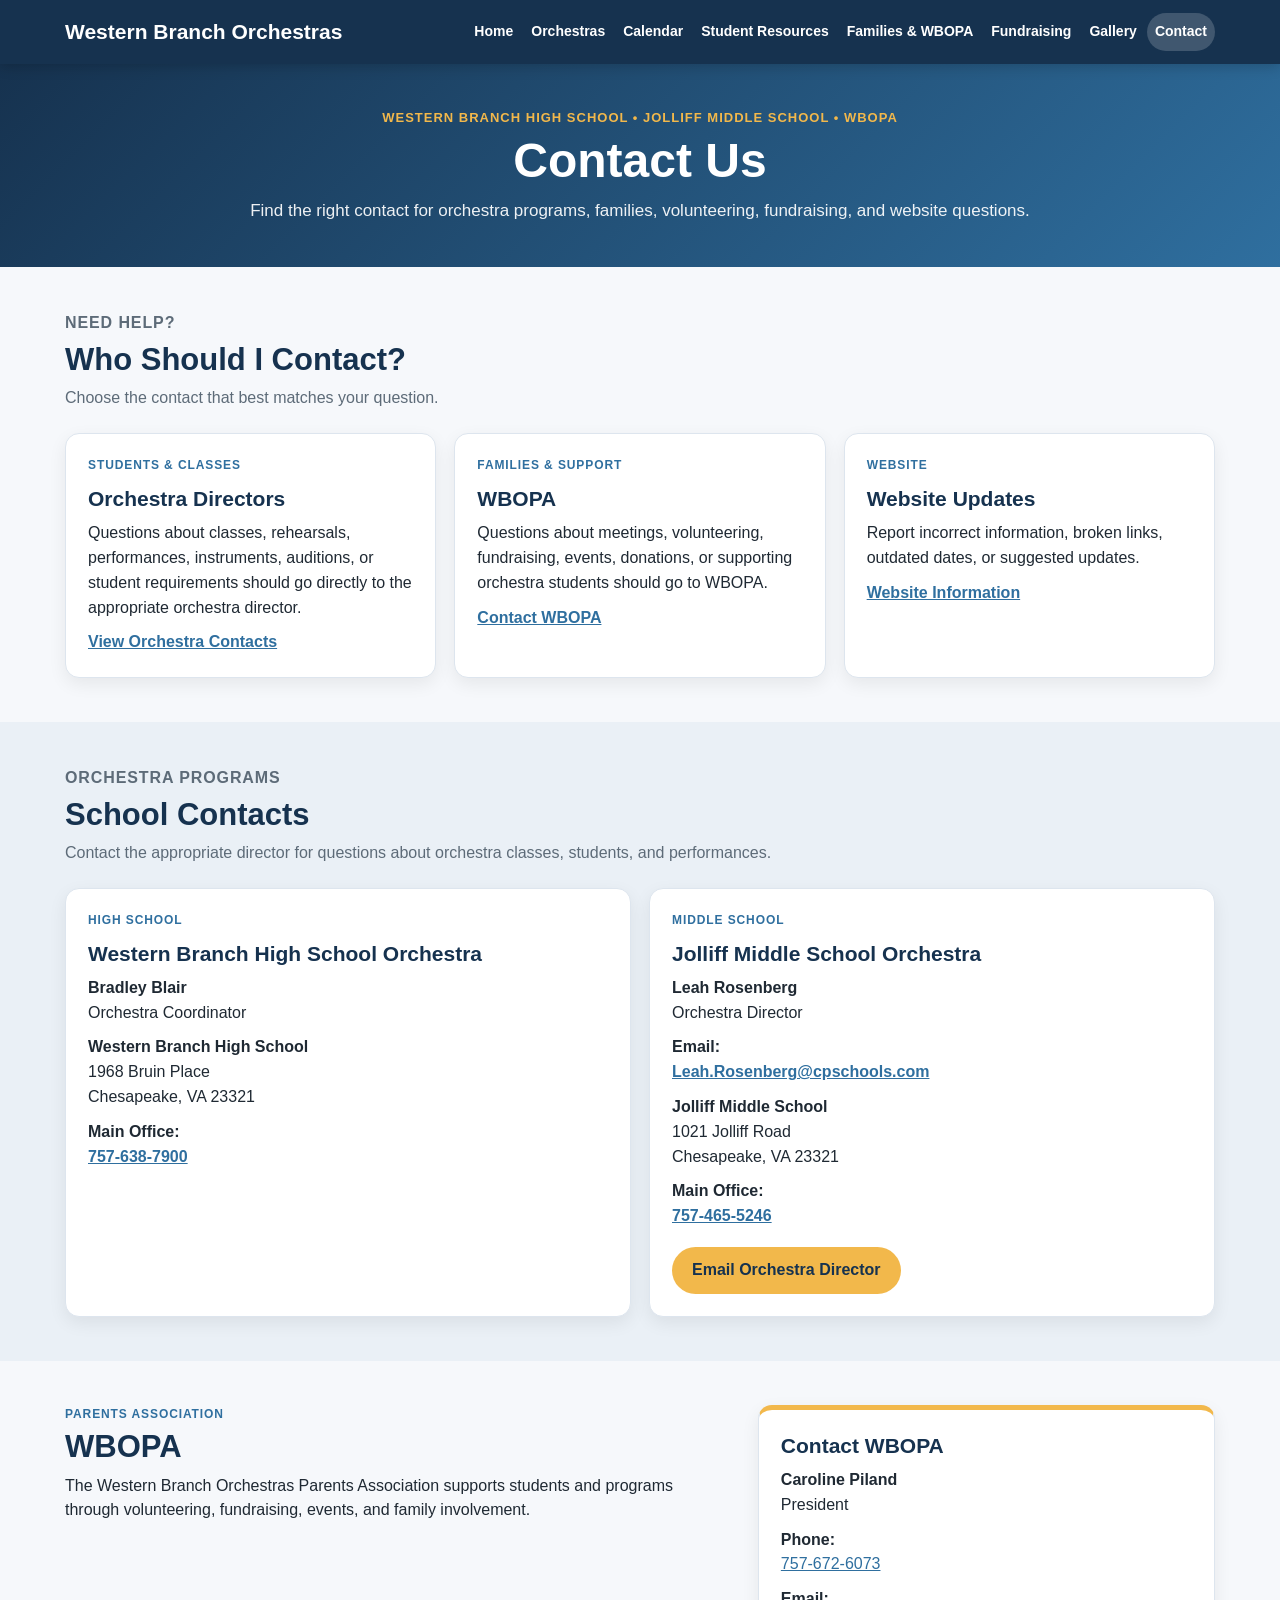
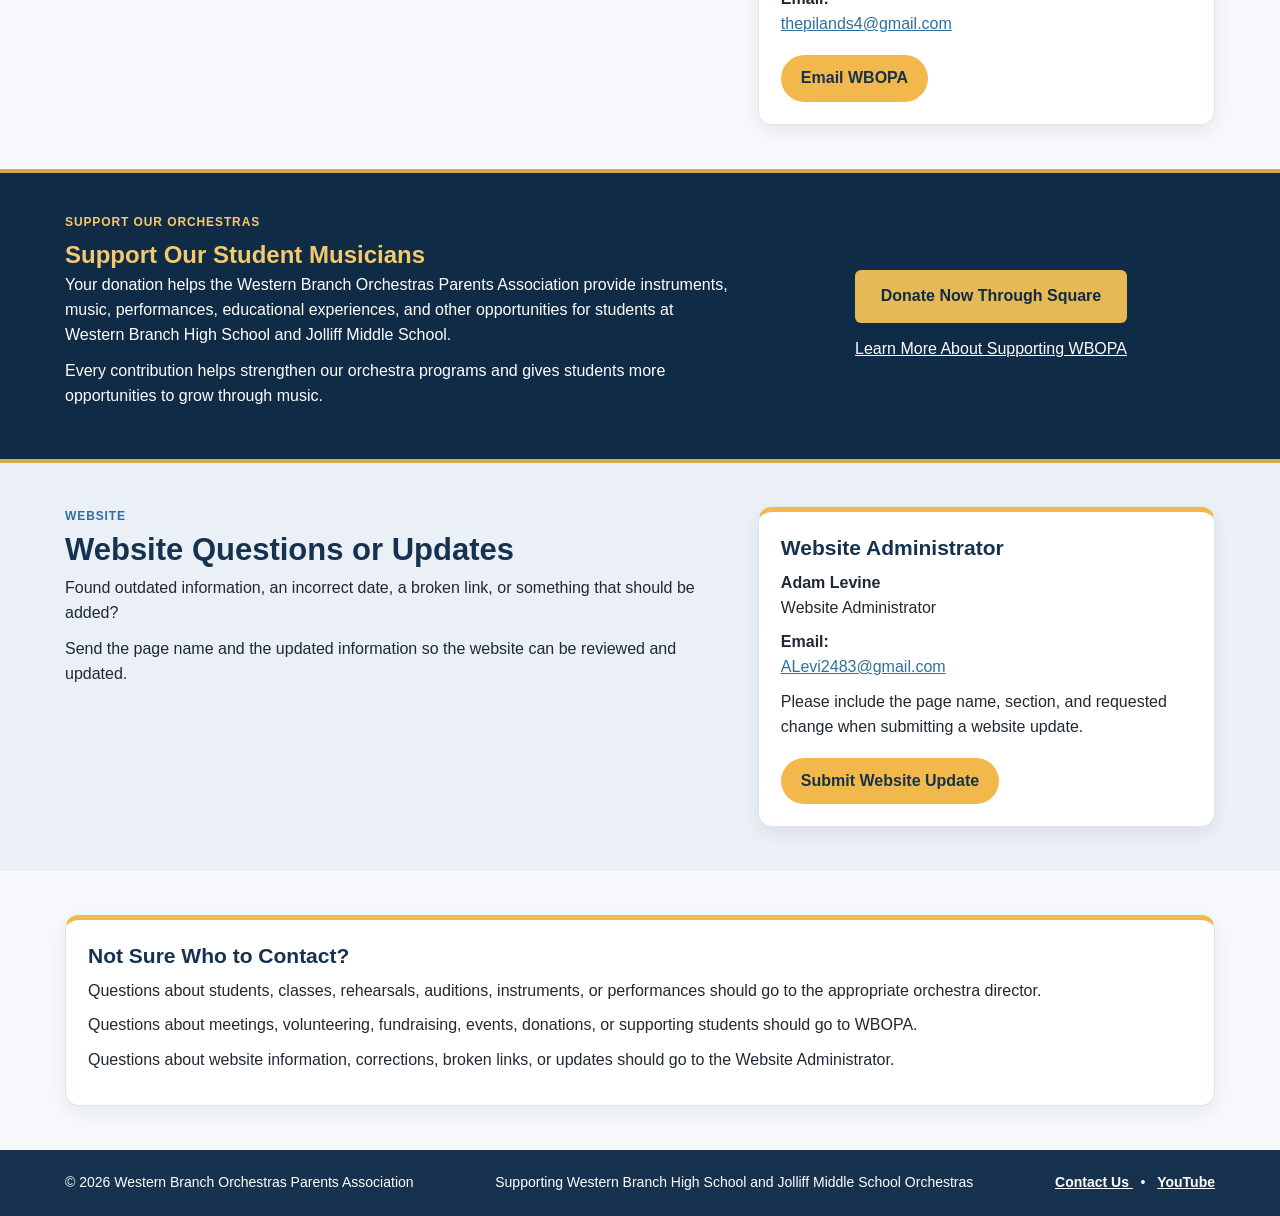
<file: contact.html>
<!DOCTYPE html>
<html lang="en">

<head>

<meta charset="UTF-8">
<meta name="viewport" content="width=device-width, initial-scale=1.0">

<title>Contact Western Branch Orchestra | WBOPA & Orchestra Programs</title>

<meta
name="description"
content="Contact Western Branch High School Orchestra, Jolliff Middle School Orchestra, or WBOPA for program questions, volunteering, fundraising, donations, and website information."
>

<link rel="icon" type="image/png" href="images/favicon.png">

<link rel="stylesheet" href="css/style.css">

<style>

/* =========================================
   DONATION SECTION
========================================= */

.contact-donation {
  background: #102b46;
  color: #ffffff;
  padding: 40px 0;
  border-top: 4px solid #d6aa4b;
  border-bottom: 4px solid #d6aa4b;
}

.contact-donation .card-label {
  color: #f5c96c;
}

.contact-donation h2 {
  color: #f5c96c;
}

.contact-donation p {
  color: #ffffff;
}

.contact-donation-layout {
  display: grid;
  grid-template-columns: minmax(0, 1.5fr) minmax(220px, 1fr);
  gap: 30px;
  align-items: center;
}

.contact-donation-actions {
  text-align: center;
}

.contact-donation-button {
  display: inline-block;
  background: #e5b955;
  color: #102b46 !important;
  padding: 14px 26px;
  border-radius: 6px;
  font-weight: 800;
  text-decoration: none;
  text-align: center;
}

.contact-donation-button:hover,
.contact-donation-button:focus {
  background: #f6d17c;
  text-decoration: underline;
}

.contact-donation-more {
  display: block;
  margin-top: 14px;
  color: #ffffff;
  text-decoration: underline;
}

.contact-donation-more:hover,
.contact-donation-more:focus {
  color: #f5c96c;
}

@media(max-width:720px) {

  .contact-donation-layout {
    grid-template-columns: 1fr;
  }

  .contact-donation {
    padding: 32px 0;
  }

  .contact-donation-button {
    display: block;
  }

}

</style>

</head>

<body>

<header>

<div class="container header-container">

<a class="site-title" href="index.html">
Western Branch Orchestras
</a>

<button
class="menu-toggle"
onclick="toggleMenu()"
aria-label="Toggle navigation menu"
aria-expanded="false"
aria-controls="mainNav">

☰ Menu

</button>

<nav id="mainNav">

<ul>

<li><a href="index.html">Home</a></li>
<li><a href="about.html">Orchestras</a></li>
<li><a href="calendar.html">Calendar</a></li>
<li><a href="students.html">Student Resources</a></li>
<li><a href="parents.html">Families &amp; WBOPA</a></li>
<li><a href="fundraising.html">Fundraising</a></li>
<li><a href="gallery.html">Gallery</a></li>
<li><a class="active" aria-current="page" href="contact.html">Contact</a></li>

</ul>

</nav>

</div>

</header>

<!-- =========================================
     PAGE BANNER
========================================= -->

<section class="page-banner">

<div class="container">

<p class="eyebrow">
Western Branch High School • Jolliff Middle School • WBOPA
</p>

<h1>
Contact Us
</h1>

<p>
Find the right contact for orchestra programs,
families, volunteering, fundraising,
and website questions.
</p>

</div>

</section>

<main>

<!-- =========================================
     WHO SHOULD I CONTACT?
========================================= -->

<section class="content">

<div class="container">

<div class="section-heading">

<p class="card-label">
Need Help?
</p>

<h2>
Who Should I Contact?
</h2>

<p>
Choose the contact that best matches your question.
</p>

</div>

<div class="cards">

<article class="card">

<p class="card-label">
Students &amp; Classes
</p>

<h3>
Orchestra Directors
</h3>

<p>
Questions about classes, rehearsals,
performances, instruments, auditions,
or student requirements should go directly
to the appropriate orchestra director.
</p>

<a href="#orchestra-contacts">
View Orchestra Contacts
</a>

</article>

<article class="card">

<p class="card-label">
Families &amp; Support
</p>

<h3>
WBOPA
</h3>

<p>
Questions about meetings, volunteering,
fundraising, events, donations, or supporting
orchestra students should go to WBOPA.
</p>

<a href="#wbopa-contact">
Contact WBOPA
</a>

</article>

<article class="card">

<p class="card-label">
Website
</p>

<h3>
Website Updates
</h3>

<p>
Report incorrect information, broken links,
outdated dates, or suggested updates.
</p>

<a href="#website-contact">
Website Information
</a>

</article>

</div>

</div>

</section>

<!-- =========================================
     SCHOOL CONTACTS
========================================= -->

<section id="orchestra-contacts" class="content alt-bg">

<div class="container">

<div class="section-heading">

<p class="card-label">
Orchestra Programs
</p>

<h2>
School Contacts
</h2>

<p>
Contact the appropriate director for questions
about orchestra classes, students,
and performances.
</p>

</div>

<div class="cards">

<!-- HIGH SCHOOL -->

<article class="card">

<p class="card-label">
High School
</p>

<h3>
Western Branch High School Orchestra
</h3>

<p>
<strong>
Bradley Blair
</strong><br>
Orchestra Coordinator
</p>

<p>
<strong>
Western Branch High School
</strong><br>
1968 Bruin Place<br>
Chesapeake, VA 23321
</p>

<p>
<strong>
Main Office:
</strong><br>

<a href="tel:7576387900">
757-638-7900
</a>

</p>

</article>

<!-- MIDDLE SCHOOL -->

<article class="card">

<p class="card-label">
Middle School
</p>

<h3>
Jolliff Middle School Orchestra
</h3>

<p>
<strong>
Leah Rosenberg
</strong><br>
Orchestra Director
</p>

<p>
<strong>
Email:
</strong><br>

<a href="mailto:Leah.Rosenberg@cpschools.com">
Leah.Rosenberg@cpschools.com
</a>

</p>

<p>
<strong>
Jolliff Middle School
</strong><br>
1021 Jolliff Road<br>
Chesapeake, VA 23321
</p>

<p>
<strong>
Main Office:
</strong><br>

<a href="tel:7574655246">
757-465-5246
</a>

</p>

<a
class="button"
href="mailto:Leah.Rosenberg@cpschools.com?subject=Jolliff%20Middle%20School%20Orchestra">
Email Orchestra Director
</a>

</article>

</div>

</div>

</section>

<!-- =========================================
     WBOPA CONTACT
========================================= -->

<section id="wbopa-contact" class="content">

<div class="container split-section">

<div>

<p class="card-label">
Parents Association
</p>

<h2>
WBOPA
</h2>

<p>
The Western Branch Orchestras Parents Association
supports students and programs through volunteering,
fundraising, events, and family involvement.
</p>

</div>

<div class="info-box">

<h3>
Contact WBOPA
</h3>

<p>
<strong>
Caroline Piland
</strong><br>
President
</p>

<p>
<strong>
Phone:
</strong><br>

<a href="tel:7576726073">
757-672-6073
</a>

</p>

<p>
<strong>
Email:
</strong><br>

<a href="mailto:thepilands4@gmail.com">
thepilands4@gmail.com
</a>

</p>

<a
class="button"
href="mailto:thepilands4@gmail.com?subject=WBOPA%20Question">
Email WBOPA
</a>

</div>

</div>

</section>

<!-- =========================================
     SUPPORT OUR STUDENT MUSICIANS
========================================= -->

<section class="contact-donation" id="donate">

<div class="container contact-donation-layout">

<div>

<p class="card-label">
Support Our Orchestras
</p>

<h2>
Support Our Student Musicians
</h2>

<p>
Your donation helps the Western Branch Orchestras
Parents Association provide instruments, music,
performances, educational experiences, and
other opportunities for students at Western
Branch High School and Jolliff Middle School.
</p>

<p>
Every contribution helps strengthen our
orchestra programs and gives students more
opportunities to grow through music.
</p>

</div>

<div class="contact-donation-actions">

<a
class="contact-donation-button"
href="https://square.link/u/GncxXojN?src=sheet"
target="_blank"
rel="noopener noreferrer">
Donate Now Through Square
</a>

<a
class="contact-donation-more"
href="fundraising.html#donations">
Learn More About Supporting WBOPA
</a>

</div>

</div>

</section>

<!-- =========================================
     WEBSITE CONTACT
========================================= -->

<section id="website-contact" class="content alt-bg">

<div class="container split-section">

<div>

<p class="card-label">
Website
</p>

<h2>
Website Questions or Updates
</h2>

<p>
Found outdated information, an incorrect date,
a broken link, or something that should be added?
</p>

<p>
Send the page name and the updated information
so the website can be reviewed and updated.
</p>

</div>

<div class="info-box">

<h3>
Website Administrator
</h3>

<p>
<strong>
Adam Levine
</strong><br>
Website Administrator
</p>

<p>
<strong>
Email:
</strong><br>

<a href="mailto:ALevi2483@gmail.com">
ALevi2483@gmail.com
</a>

</p>

<p>
Please include the page name, section,
and requested change when submitting
a website update.
</p>

<a
class="button"
href="mailto:ALevi2483@gmail.com?subject=Western%20Branch%20Orchestra%20Website%20Update">
Submit Website Update
</a>

</div>

</div>

</section>

<!-- =========================================
     CONTACT GUIDANCE
========================================= -->

<section class="content">

<div class="container">

<div class="info-box">

<h3>
Not Sure Who to Contact?
</h3>

<p>
Questions about students, classes, rehearsals,
auditions, instruments, or performances should
go to the appropriate orchestra director.
</p>

<p>
Questions about meetings, volunteering,
fundraising, events, donations, or supporting
students should go to WBOPA.
</p>

<p>
Questions about website information,
corrections, broken links, or updates
should go to the Website Administrator.
</p>

</div>

</div>

</section>

</main>

<!-- =========================================
     FOOTER
========================================= -->

<footer>

<div class="container footer-container">

<p>
© 2026 Western Branch Orchestras Parents Association
</p>

<p>
Supporting Western Branch High School
and Jolliff Middle School Orchestras
</p>

<p>

<a href="contact.html">
Contact Us
</a>

&nbsp; • &nbsp;

<a
href="https://www.youtube.com/channel/UCi9Ajo5eVVjI8yzLPbAjykg"
target="_blank"
rel="noopener noreferrer">
YouTube
</a>

</p>

</div>

</footer>

<script src="js/script.js"></script>

</body>
</html>
</file>
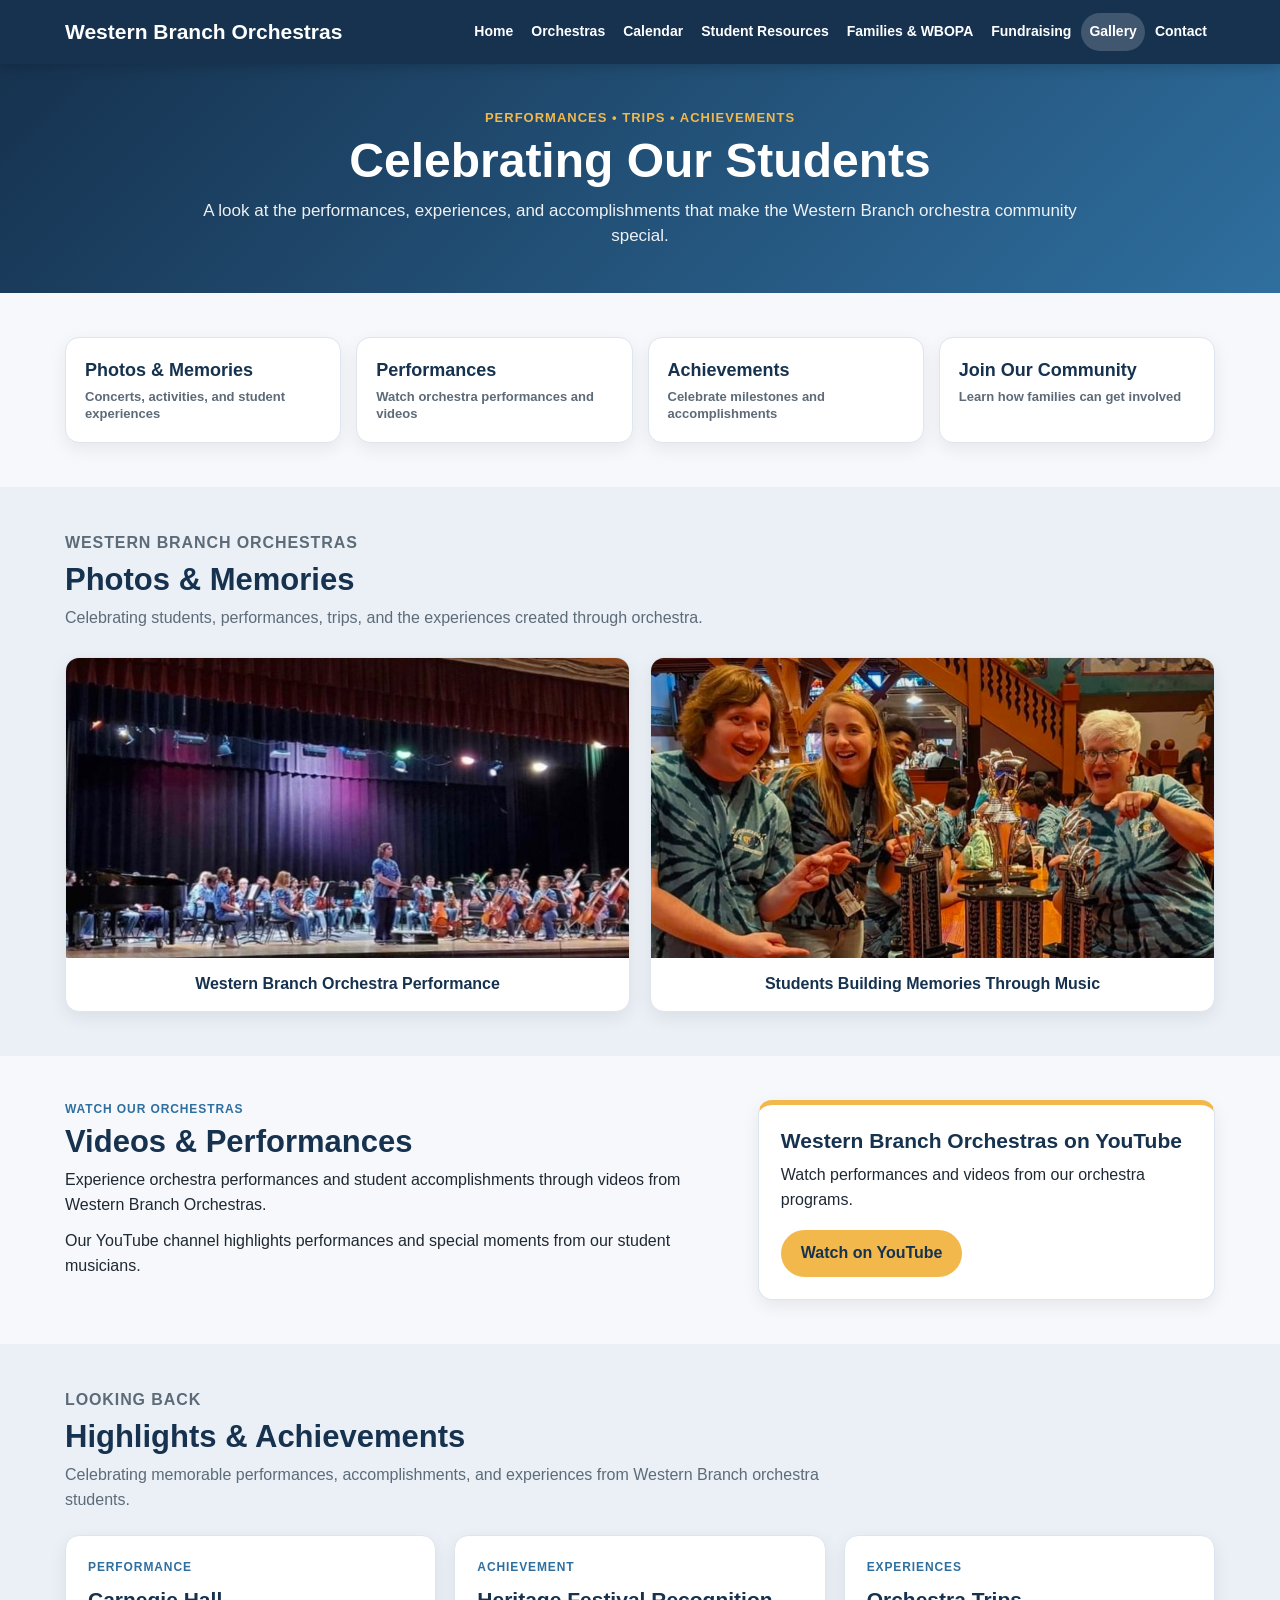
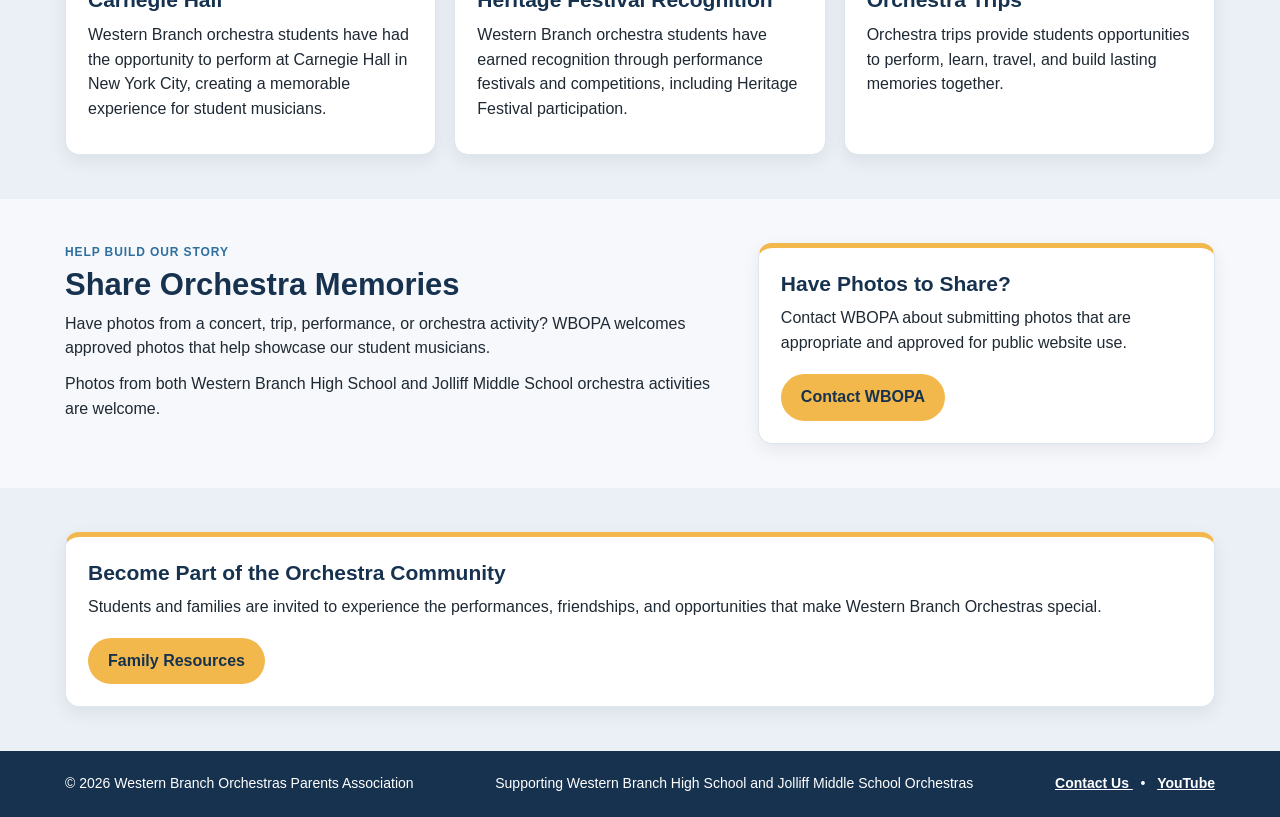
<file: gallery.html>
<!DOCTYPE html>
<html lang="en">

<head>

<meta charset="UTF-8">
<meta name="viewport" content="width=device-width, initial-scale=1.0">

<title>Western Branch Orchestra Gallery | Performances & Student Memories</title>

<meta
name="description"
content="Explore photos, performances, trips, achievements, and memories from Western Branch High School and Jolliff Middle School orchestra students in Chesapeake, Virginia."
>

<link rel="icon" type="image/png" href="images/favicon.png">

<link rel="stylesheet" href="css/style.css">

</head>


<body>


<header>

<div class="container header-container">

<a class="site-title" href="index.html">
Western Branch Orchestras
</a>


<button
class="menu-toggle"
onclick="toggleMenu()"
aria-label="Toggle navigation menu"
aria-expanded="false"
aria-controls="mainNav">

☰ Menu

</button>



<nav id="mainNav">

<ul>

<li><a href="index.html">Home</a></li>
<li><a href="about.html">Orchestras</a></li>
<li><a href="calendar.html">Calendar</a></li>
<li><a href="students.html">Student Resources</a></li>
<li><a href="parents.html">Families &amp; WBOPA</a></li>
<li><a href="fundraising.html">Fundraising</a></li>
<li><a class="active" href="gallery.html">Gallery</a></li>
<li><a href="contact.html">Contact</a></li>

</ul>

</nav>


</div>

</header>





<section class="page-banner">

<div class="container">

<p class="eyebrow">
Performances • Trips • Achievements
</p>


<h1>
Celebrating Our Students
</h1>


<p>
A look at the performances, experiences, and accomplishments that make the Western Branch orchestra community special.
</p>


</div>

</section>





<main>





<section class="content">

<div class="container">


<div class="quick-links">


<a href="#photos" class="quick-box">

<span>
Photos & Memories
</span>

<small>
Concerts, activities, and student experiences
</small>

</a>



<a href="#videos" class="quick-box">

<span>
Performances
</span>

<small>
Watch orchestra performances and videos
</small>

</a>



<a href="#highlights" class="quick-box">

<span>
Achievements
</span>

<small>
Celebrate milestones and accomplishments
</small>

</a>



<a href="parents.html" class="quick-box">

<span>
Join Our Community
</span>

<small>
Learn how families can get involved
</small>

</a>



</div>


</div>

</section>





<section id="photos" class="content alt-bg">


<div class="container">


<div class="section-heading">


<p class="card-label">
Western Branch Orchestras
</p>


<h2>
Photos & Memories
</h2>


<p>
Celebrating students, performances, trips, and the experiences created through orchestra.
</p>


</div>





<div class="gallery-grid">



<figure class="gallery-item">


<img
src="images/cover-orchestra.jpg"
alt="Western Branch orchestra students performing on stage"
loading="lazy"
>


<figcaption>
Western Branch Orchestra Performance
</figcaption>


</figure>





<figure class="gallery-item">


<img
src="images/cover-students.jpg"
alt="Western Branch orchestra students together"
loading="lazy"
>


<figcaption>
Students Building Memories Through Music
</figcaption>


</figure>



</div>


</div>


</section>





<section id="videos" class="content">


<div class="container split-section">


<div>


<p class="card-label">
Watch Our Orchestras
</p>


<h2>
Videos & Performances
</h2>


<p>

Experience orchestra performances and student accomplishments through videos from Western Branch Orchestras.

</p>


<p>

Our YouTube channel highlights performances and special moments from our student musicians.

</p>


</div>





<div class="info-box">


<h3>
Western Branch Orchestras on YouTube
</h3>


<p>

Watch performances and videos from our orchestra programs.

</p>


<a
class="button"
href="https://www.youtube.com/channel/UCi9Ajo5eVVjI8yzLPbAjykg"
target="_blank"
rel="noopener noreferrer">

Watch on YouTube

</a>


</div>


</div>


</section>

  <!-- CONTINUED FROM PART 1 -->


<section id="highlights" class="content alt-bg">


<div class="container">


<div class="section-heading">


<p class="card-label">
Looking Back
</p>


<h2>
Highlights & Achievements
</h2>


<p>
Celebrating memorable performances, accomplishments, and experiences from Western Branch orchestra students.
</p>


</div>





<div class="cards">





<article class="card">


<p class="card-label">
Performance
</p>


<h3>
Carnegie Hall
</h3>


<p>

Western Branch orchestra students have had the opportunity to perform at Carnegie Hall in New York City, creating a memorable experience for student musicians.

</p>


</article>





<article class="card">


<p class="card-label">
Achievement
</p>


<h3>
Heritage Festival Recognition
</h3>


<p>

Western Branch orchestra students have earned recognition through performance festivals and competitions, including Heritage Festival participation.

</p>


</article>





<article class="card">


<p class="card-label">
Experiences
</p>


<h3>
Orchestra Trips
</h3>


<p>

Orchestra trips provide students opportunities to perform, learn, travel, and build lasting memories together.

</p>


</article>




</div>


</div>


</section>





<section class="content">


<div class="container split-section">


<div>


<p class="card-label">
Help Build Our Story
</p>


<h2>
Share Orchestra Memories
</h2>


<p>

Have photos from a concert, trip, performance, or orchestra activity? WBOPA welcomes approved photos that help showcase our student musicians.

</p>


<p>

Photos from both Western Branch High School and Jolliff Middle School orchestra activities are welcome.

</p>


</div>





<div class="info-box">


<h3>
Have Photos to Share?
</h3>


<p>

Contact WBOPA about submitting photos that are appropriate and approved for public website use.

</p>


<a
class="button"
href="contact.html">

Contact WBOPA

</a>


</div>


</div>


</section>





<section class="content alt-bg">


<div class="container">


<div class="info-box">


<h3>
Become Part of the Orchestra Community
</h3>


<p>

Students and families are invited to experience the performances, friendships, and opportunities that make Western Branch Orchestras special.

</p>


<a
class="button"
href="parents.html">

Family Resources

</a>


</div>


</div>


</section>





</main>





<footer>


<div class="container footer-container">


<p>
© 2026 Western Branch Orchestras Parents Association
</p>


<p>
Supporting Western Branch High School and Jolliff Middle School Orchestras
</p>


<p>


<a href="contact.html">
Contact Us
</a>


&nbsp; • &nbsp;


<a
href="https://www.youtube.com/channel/UCi9Ajo5eVVjI8yzLPbAjykg"
target="_blank"
rel="noopener noreferrer">

YouTube

</a>


</p>


</div>


</footer>





<script src="js/script.js"></script>


</body>

</html>
</file>
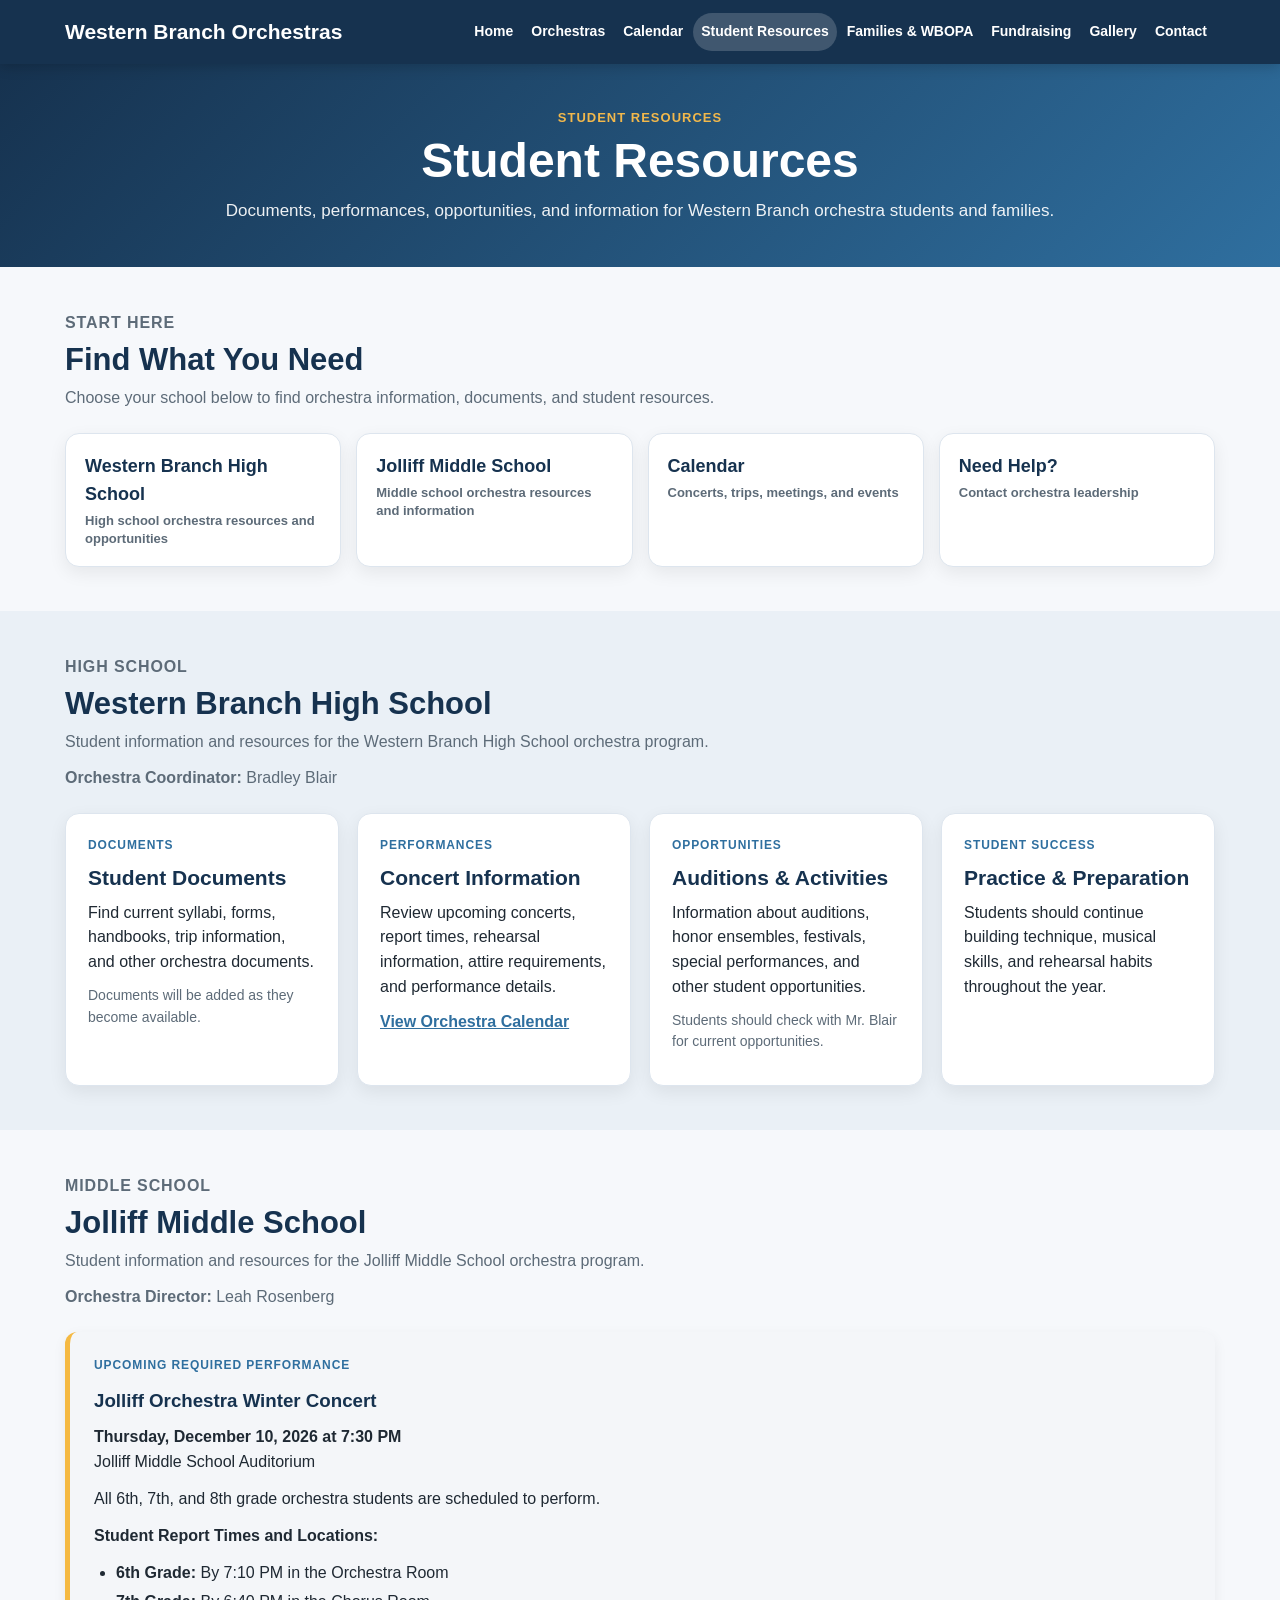
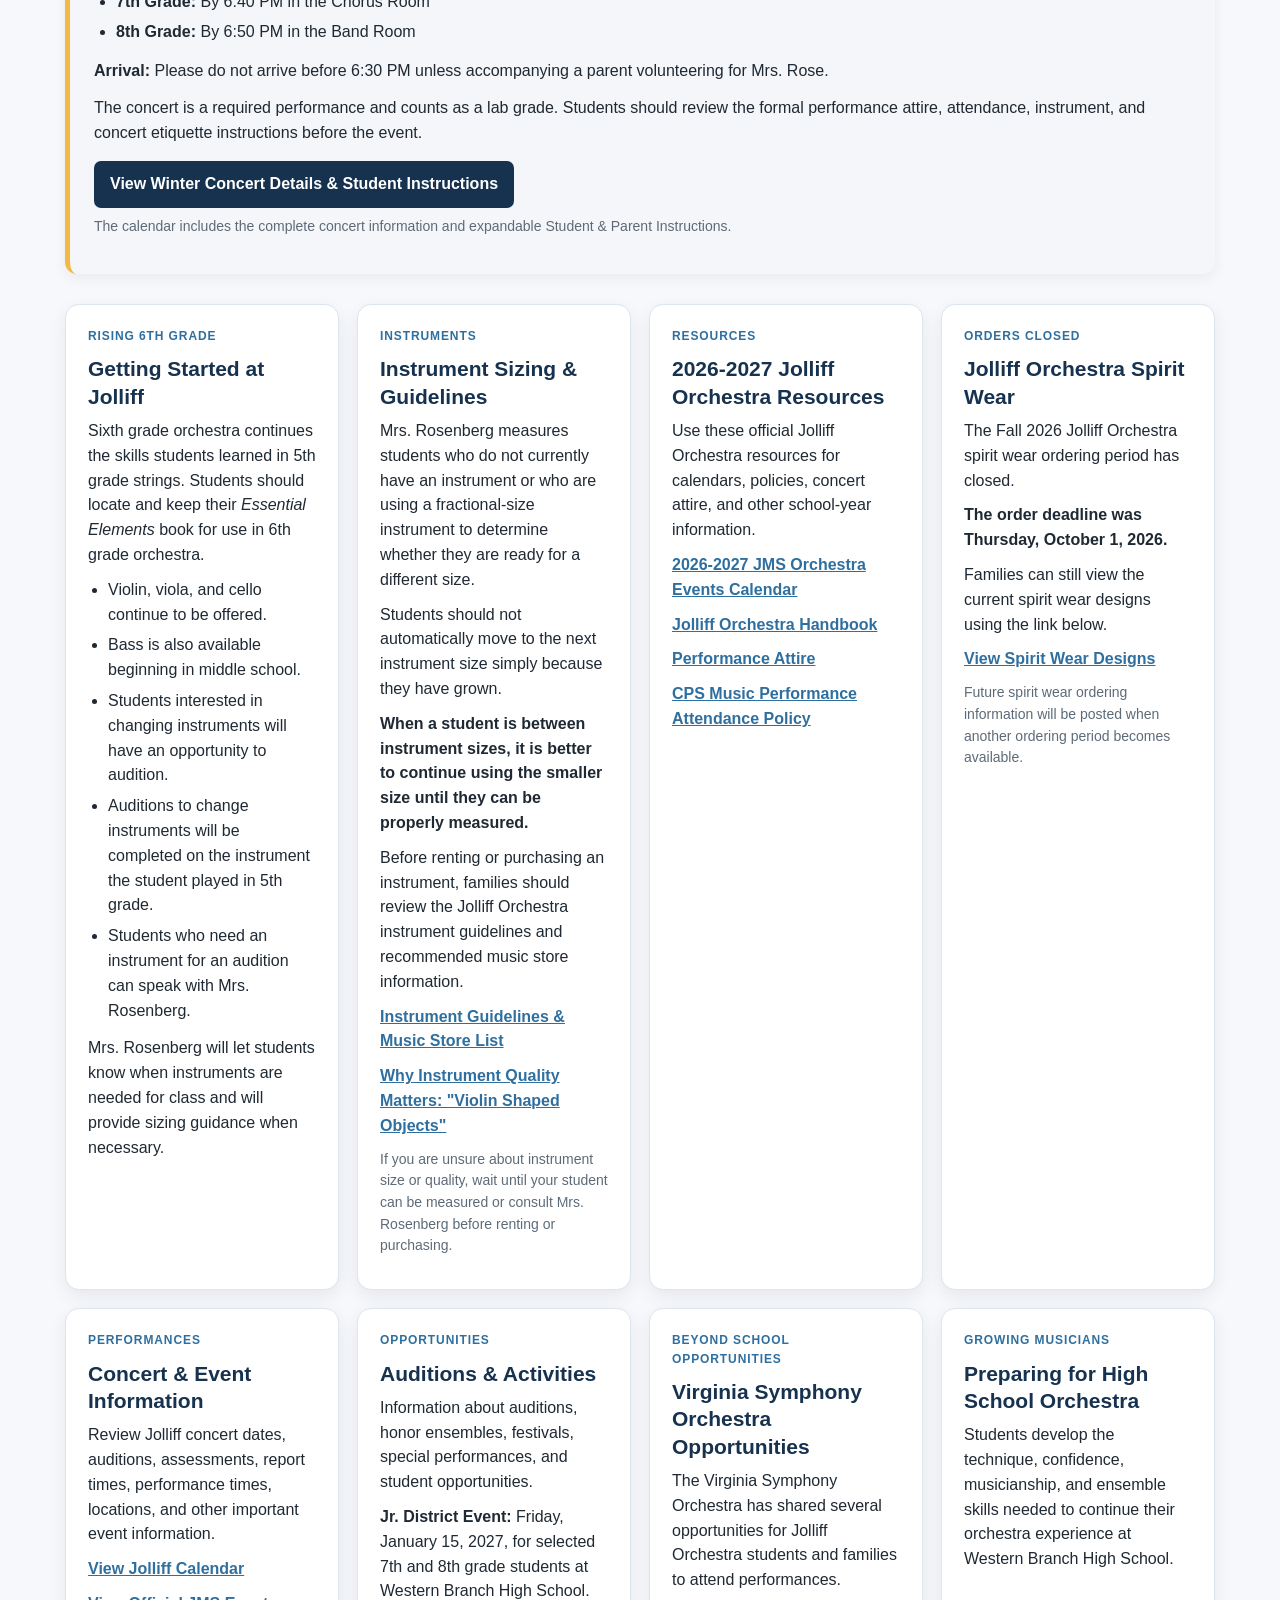
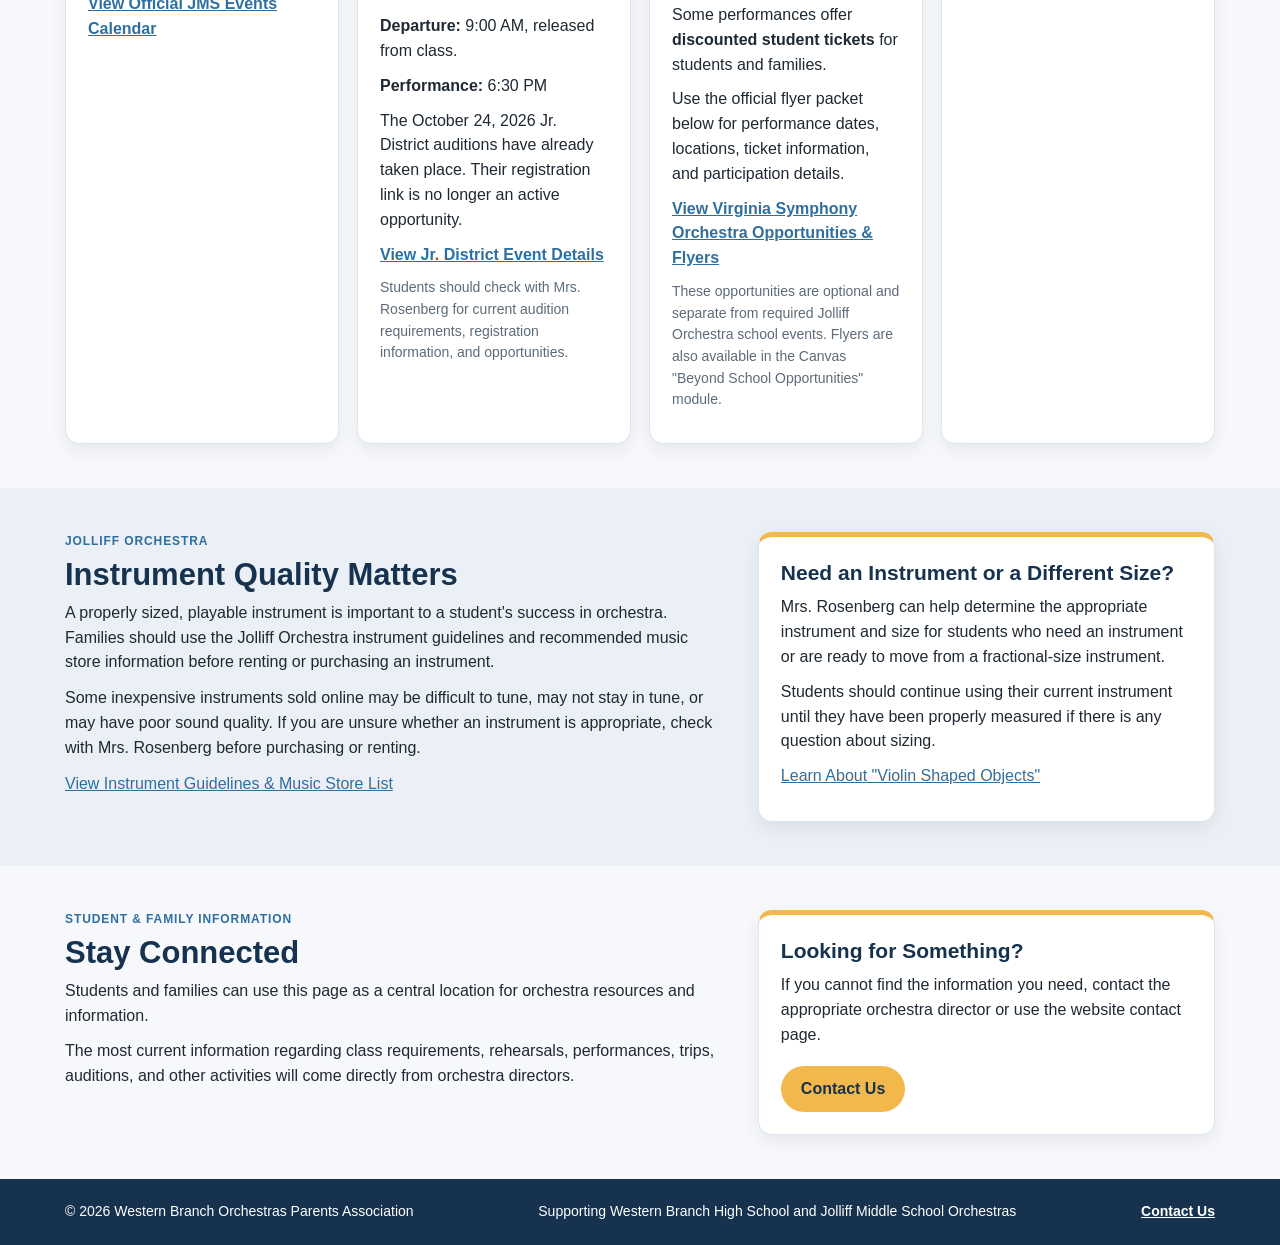
<file: students.html>
<!DOCTYPE html>
<html lang="en">

<head>
<meta charset="UTF-8">
<meta name="viewport" content="width=device-width, initial-scale=1.0">

<title>Western Branch Orchestra Student Resources | WBHS & Jolliff</title>

<meta name="description" content="Student resources for Western Branch High School and Jolliff Middle School orchestra students including documents, concerts, spirit wear, Virginia Symphony opportunities, auditions, trips, and student opportunities.">

<link rel="icon" type="image/png" href="images/favicon.png">
<link rel="stylesheet" href="css/style.css">

<style>

/* FEATURED WINTER CONCERT */

.student-concert-feature {
  background: #f4f6f9;
  border-left: 5px solid #f5b942;
  border-radius: 12px;
  padding: 24px;
  margin: 0 0 30px;
  box-shadow: 0 4px 14px rgba(0,0,0,.06);
}

.student-concert-feature h3 {
  color: #16324f;
  margin: 0 0 10px;
}

.student-concert-feature p {
  margin-bottom: 12px;
}

.student-concert-feature ul {
  padding-left: 22px;
  margin-bottom: 14px;
}

.student-concert-feature li {
  margin-bottom: 5px;
}

.student-concert-feature .concert-primary-link {
  display: inline-block;
  background: #16324f;
  color: #ffffff;
  text-decoration: none;
  border-radius: 7px;
  padding: 11px 16px;
  font-weight: 700;
  margin: 4px 0 8px;
}

.student-concert-feature .concert-primary-link:hover,
.student-concert-feature .concert-primary-link:focus-visible {
  background: #234966;
}

@media (max-width: 650px) {

  .student-concert-feature {
    padding: 18px;
  }

  .student-concert-feature .concert-primary-link {
    display: block;
    text-align: center;
  }

}

</style>

</head>

<body>

<!-- WEBSITE HEADER -->

<header>
  <div class="container header-container">

    <a class="site-title" href="index.html">
      Western Branch Orchestras
    </a>

    <button
      class="menu-toggle"
      onclick="toggleMenu()"
      aria-label="Toggle navigation menu"
      aria-expanded="false"
      aria-controls="mainNav">
      ☰ Menu
    </button>

    <nav id="mainNav">
      <ul>
        <li><a href="index.html">Home</a></li>
        <li><a href="about.html">Orchestras</a></li>
        <li><a href="calendar.html">Calendar</a></li>
        <li>
          <a class="active"
             aria-current="page"
             href="students.html">
            Student Resources
          </a>
        </li>
        <li><a href="parents.html">Families &amp; WBOPA</a></li>
        <li><a href="fundraising.html">Fundraising</a></li>
        <li><a href="gallery.html">Gallery</a></li>
        <li><a href="contact.html">Contact</a></li>
      </ul>
    </nav>

  </div>
</header>

<!-- PAGE BANNER -->

<section class="page-banner">
  <div class="container">

    <p class="eyebrow">Student Resources</p>

    <h1>Student Resources</h1>

    <p>
      Documents, performances, opportunities, and information
      for Western Branch orchestra students and families.
    </p>

  </div>
</section>

<main>

<!-- START HERE -->

<section class="content">
  <div class="container">

    <div class="section-heading">

      <p class="card-label">Start Here</p>

      <h2>Find What You Need</h2>

      <p>
        Choose your school below to find orchestra
        information, documents, and student resources.
      </p>

    </div>

    <div class="quick-links">

      <a href="#wbhs" class="quick-box">
        <span>Western Branch High School</span>
        <small>
          High school orchestra resources and opportunities
        </small>
      </a>

      <a href="#jolliff" class="quick-box">
        <span>Jolliff Middle School</span>
        <small>
          Middle school orchestra resources and information
        </small>
      </a>

      <a href="calendar.html" class="quick-box">
        <span>Calendar</span>
        <small>
          Concerts, trips, meetings, and events
        </small>
      </a>

      <a href="contact.html" class="quick-box">
        <span>Need Help?</span>
        <small>
          Contact orchestra leadership
        </small>
      </a>

    </div>

  </div>
</section>

<!-- WESTERN BRANCH HIGH SCHOOL -->

<section id="wbhs" class="content alt-bg">
  <div class="container">

    <div class="section-heading">

      <p class="card-label">High School</p>

      <h2>Western Branch High School</h2>

      <p>
        Student information and resources for the
        Western Branch High School orchestra program.
      </p>

      <p>
        <strong>Orchestra Coordinator:</strong>
        Bradley Blair
      </p>

    </div>

    <div class="cards">

      <!-- STUDENT DOCUMENTS -->

      <article class="card">

        <p class="card-label">Documents</p>

        <h3>Student Documents</h3>

        <p>
          Find current syllabi, forms, handbooks,
          trip information, and other orchestra documents.
        </p>

        <p class="small-text">
          Documents will be added as they become available.
        </p>

      </article>

      <!-- HIGH SCHOOL CONCERTS -->

      <article class="card">

        <p class="card-label">Performances</p>

        <h3>Concert Information</h3>

        <p>
          Review upcoming concerts, report times,
          rehearsal information, attire requirements,
          and performance details.
        </p>

        <a href="calendar.html#wbhs-details">
          View Orchestra Calendar
        </a>

      </article>

      <!-- HIGH SCHOOL OPPORTUNITIES -->

      <article class="card">

        <p class="card-label">Opportunities</p>

        <h3>Auditions &amp; Activities</h3>

        <p>
          Information about auditions, honor ensembles,
          festivals, special performances, and other
          student opportunities.
        </p>

        <p class="small-text">
          Students should check with Mr. Blair
          for current opportunities.
        </p>

      </article>

      <!-- PRACTICE -->

      <article class="card">

        <p class="card-label">Student Success</p>

        <h3>Practice &amp; Preparation</h3>

        <p>
          Students should continue building technique,
          musical skills, and rehearsal habits
          throughout the year.
        </p>

      </article>

    </div>

  </div>
</section>

<!-- JOLLIFF MIDDLE SCHOOL -->

<section id="jolliff" class="content">
  <div class="container">

    <div class="section-heading">

      <p class="card-label">Middle School</p>

      <h2>Jolliff Middle School</h2>

      <p>
        Student information and resources for the
        Jolliff Middle School orchestra program.
      </p>

      <p>
        <strong>Orchestra Director:</strong>
        Leah Rosenberg
      </p>

    </div>

    <!-- NEW WINTER CONCERT INFORMATION -->

    <div
      class="student-concert-feature"
      aria-labelledby="jms-winter-title">

      <p class="card-label">
        Upcoming Required Performance
      </p>

      <h3 id="jms-winter-title">
        Jolliff Orchestra Winter Concert
      </h3>

      <p>
        <strong>
          Thursday, December 10, 2026 at 7:30 PM
        </strong>
        <br>
        Jolliff Middle School Auditorium
      </p>

      <p>
        All 6th, 7th, and 8th grade orchestra
        students are scheduled to perform.
      </p>

      <p>
        <strong>Student Report Times and Locations:</strong>
      </p>

      <ul>

        <li>
          <strong>6th Grade:</strong>
          By 7:10 PM in the Orchestra Room
        </li>

        <li>
          <strong>7th Grade:</strong>
          By 6:40 PM in the Chorus Room
        </li>

        <li>
          <strong>8th Grade:</strong>
          By 6:50 PM in the Band Room
        </li>

      </ul>

      <p>
        <strong>Arrival:</strong>
        Please do not arrive before 6:30 PM unless
        accompanying a parent volunteering for Mrs. Rose.
      </p>

      <p>
        The concert is a required performance and
        counts as a lab grade. Students should review
        the formal performance attire, attendance,
        instrument, and concert etiquette instructions
        before the event.
      </p>

      <a
        class="concert-primary-link"
        href="calendar.html#event-jms-winter">

        View Winter Concert Details &amp; Student Instructions

      </a>

      <p class="small-text">
        The calendar includes the complete concert information
        and expandable Student &amp; Parent Instructions.
      </p>

    </div>

    <!-- JOLLIFF RESOURCE CARDS -->

    <div class="cards">

      <!-- RISING SIXTH GRADE -->

      <article class="card">

        <p class="card-label">Rising 6th Grade</p>

        <h3>Getting Started at Jolliff</h3>

        <p>
          Sixth grade orchestra continues the skills
          students learned in 5th grade strings.
          Students should locate and keep their
          <em>Essential Elements</em> book for use
          in 6th grade orchestra.
        </p>

        <ul>

          <li>
            Violin, viola, and cello continue
            to be offered.
          </li>

          <li>
            Bass is also available beginning
            in middle school.
          </li>

          <li>
            Students interested in changing instruments
            will have an opportunity to audition.
          </li>

          <li>
            Auditions to change instruments will be
            completed on the instrument the student
            played in 5th grade.
          </li>

          <li>
            Students who need an instrument for an
            audition can speak with Mrs. Rosenberg.
          </li>

        </ul>

        <p>
          Mrs. Rosenberg will let students know
          when instruments are needed for class
          and will provide sizing guidance
          when necessary.
        </p>

      </article>

      <!-- INSTRUMENT SIZING -->

      <article class="card">

        <p class="card-label">Instruments</p>

        <h3>Instrument Sizing &amp; Guidelines</h3>

        <p>
          Mrs. Rosenberg measures students who do not
          currently have an instrument or who are using
          a fractional-size instrument to determine
          whether they are ready for a different size.
        </p>

        <p>
          Students should not automatically move
          to the next instrument size simply because
          they have grown.
        </p>

        <p>
          <strong>
            When a student is between instrument sizes,
            it is better to continue using the smaller
            size until they can be properly measured.
          </strong>
        </p>

        <p>
          Before renting or purchasing an instrument,
          families should review the Jolliff Orchestra
          instrument guidelines and recommended
          music store information.
        </p>

        <p>
          <a
            href="https://docs.google.com/presentation/d/1U08seKz-dhPbbfFIu7JhPrGMgKFdrsB4W-WK-YZBGEM/edit?usp=sharing"
            target="_blank"
            rel="noopener noreferrer">
            Instrument Guidelines &amp; Music Store List
          </a>
        </p>

        <p>
          <a
            href="https://drive.google.com/file/d/11dsaZ7JandNskjJceN2uK59nlG9DXZoD/view?usp=sharing"
            target="_blank"
            rel="noopener noreferrer">
            Why Instrument Quality Matters:
            "Violin Shaped Objects"
          </a>
        </p>

        <p class="small-text">
          If you are unsure about instrument size
          or quality, wait until your student can
          be measured or consult Mrs. Rosenberg
          before renting or purchasing.
        </p>

      </article>

      <!-- OFFICIAL JOLLIFF RESOURCES -->

      <article class="card">

        <p class="card-label">Resources</p>

        <h3>2026-2027 Jolliff Orchestra Resources</h3>

        <p>
          Use these official Jolliff Orchestra resources
          for calendars, policies, concert attire,
          and other school-year information.
        </p>

        <p>
          <a
            href="https://docs.google.com/spreadsheets/d/1LhwOk10iXg6YnTyOks83w6tsvvb5adyk2Jg0632OqzY/edit?usp=sharing"
            target="_blank"
            rel="noopener noreferrer">
            2026-2027 JMS Orchestra Events Calendar
          </a>
        </p>

        <p>
          <a
            href="https://docs.google.com/document/d/1pixP-YtWfMj7c6oVN2H8do-vjiBoeCgjkE_xkkQyWxg/edit?usp=sharing"
            target="_blank"
            rel="noopener noreferrer">
            Jolliff Orchestra Handbook
          </a>
        </p>

        <p>
          <a
            href="https://docs.google.com/document/d/17nsXd-sKs7ltVdPCApq-pkBPNkoQ4nAJPrSfrANaobE/edit?usp=sharing"
            target="_blank"
            rel="noopener noreferrer">
            Performance Attire
          </a>
        </p>

        <p>
          <a
            href="https://docs.google.com/document/d/1X-eu34mQdecRtrc6mlpTvvafs2Cte9ODCtU2_crjRuU/edit?usp=sharing"
            target="_blank"
            rel="noopener noreferrer">
            CPS Music Performance Attendance Policy
          </a>
        </p>

      </article>

      <!-- SPIRIT WEAR -->

      <article class="card">

        <p class="card-label">Orders Closed</p>

        <h3>Jolliff Orchestra Spirit Wear</h3>

        <p>
          The Fall 2026 Jolliff Orchestra spirit
          wear ordering period has closed.
        </p>

        <p>
          <strong>
            The order deadline was
            Thursday, October 1, 2026.
          </strong>
        </p>

        <p>
          Families can still view the current
          spirit wear designs using the link below.
        </p>

        <p>
          <a
            href="https://drive.google.com/drive/folders/1Ra3l3vuBRUVGIkhMBEkK8v3Rq_TUlDTA?usp=sharing"
            target="_blank"
            rel="noopener noreferrer">
            View Spirit Wear Designs
          </a>
        </p>

        <p class="small-text">
          Future spirit wear ordering information
          will be posted when another ordering
          period becomes available.
        </p>

      </article>

      <!-- CONCERT INFORMATION -->

      <article class="card">

        <p class="card-label">Performances</p>

        <h3>Concert &amp; Event Information</h3>

        <p>
          Review Jolliff concert dates, auditions,
          assessments, report times, performance times,
          locations, and other important event information.
        </p>

        <p>
          <a href="calendar.html#jms-details">
            View Jolliff Calendar
          </a>
        </p>

        <p>
          <a
            href="https://docs.google.com/spreadsheets/d/1LhwOk10iXg6YnTyOks83w6tsvvb5adyk2Jg0632OqzY/edit?usp=sharing"
            target="_blank"
            rel="noopener noreferrer">
            View Official JMS Events Calendar
          </a>
        </p>

      </article>

      <!-- UPDATED AUDITIONS AND ACTIVITIES -->

      <article class="card">

        <p class="card-label">Opportunities</p>

        <h3>Auditions &amp; Activities</h3>

        <p>
          Information about auditions, honor ensembles,
          festivals, special performances,
          and student opportunities.
        </p>

        <p>
          <strong>Jr. District Event:</strong>
          Friday, January 15, 2027, for selected
          7th and 8th grade students at
          Western Branch High School.
        </p>

        <p>
          <strong>Departure:</strong> 9:00 AM,
          released from class.
        </p>

        <p>
          <strong>Performance:</strong> 6:30 PM
        </p>

        <p>
          The October 24, 2026 Jr. District
          auditions have already taken place.
          Their registration link is no longer
          an active opportunity.
        </p>

        <p>
          <a href="calendar.html#event-jms-jr-district-event">
            View Jr. District Event Details
          </a>
        </p>

        <p class="small-text">
          Students should check with Mrs. Rosenberg
          for current audition requirements,
          registration information, and opportunities.
        </p>

      </article>

      <!-- VIRGINIA SYMPHONY -->

      <article class="card">

        <p class="card-label">
          Beyond School Opportunities
        </p>

        <h3>
          Virginia Symphony Orchestra Opportunities
        </h3>

        <p>
          The Virginia Symphony Orchestra has
          shared several opportunities for
          Jolliff Orchestra students and families
          to attend performances.
        </p>

        <p>
          Some performances offer
          <strong>discounted student tickets</strong>
          for students and families.
        </p>

        <p>
          Use the official flyer packet below
          for performance dates, locations,
          ticket information, and participation details.
        </p>

        <p>
          <a
            href="https://drive.google.com/file/d/1wK6Qj-vyXkRnGMRbOAqe0z4YE-eYya92/view?usp=sharing"
            target="_blank"
            rel="noopener noreferrer">
            View Virginia Symphony Orchestra
            Opportunities &amp; Flyers
          </a>
        </p>

        <p class="small-text">
          These opportunities are optional and
          separate from required Jolliff Orchestra
          school events. Flyers are also available
          in the Canvas "Beyond School Opportunities" module.
        </p>

      </article>

      <!-- HIGH SCHOOL PREPARATION -->

      <article class="card">

        <p class="card-label">Growing Musicians</p>

        <h3>Preparing for High School Orchestra</h3>

        <p>
          Students develop the technique, confidence,
          musicianship, and ensemble skills needed to
          continue their orchestra experience at
          Western Branch High School.
        </p>

      </article>

    </div>

  </div>
</section>

<!-- JOLLIFF INSTRUMENT GUIDANCE -->

<section class="content alt-bg">

  <div class="container split-section">

    <div>

      <p class="card-label">Jolliff Orchestra</p>

      <h2>Instrument Quality Matters</h2>

      <p>
        A properly sized, playable instrument is
        important to a student's success in orchestra.
        Families should use the Jolliff Orchestra
        instrument guidelines and recommended music
        store information before renting or
        purchasing an instrument.
      </p>

      <p>
        Some inexpensive instruments sold online
        may be difficult to tune, may not stay in tune,
        or may have poor sound quality. If you are
        unsure whether an instrument is appropriate,
        check with Mrs. Rosenberg before purchasing
        or renting.
      </p>

      <p>
        <a
          href="https://docs.google.com/presentation/d/1U08seKz-dhPbbfFIu7JhPrGMgKFdrsB4W-WK-YZBGEM/edit?usp=sharing"
          target="_blank"
          rel="noopener noreferrer">
          View Instrument Guidelines &amp; Music Store List
        </a>
      </p>

    </div>

    <div class="info-box">

      <h3>Need an Instrument or a Different Size?</h3>

      <p>
        Mrs. Rosenberg can help determine the
        appropriate instrument and size for students
        who need an instrument or are ready to move
        from a fractional-size instrument.
      </p>

      <p>
        Students should continue using their
        current instrument until they have been
        properly measured if there is any
        question about sizing.
      </p>

      <p>
        <a
          href="https://drive.google.com/file/d/11dsaZ7JandNskjJceN2uK59nlG9DXZoD/view?usp=sharing"
          target="_blank"
          rel="noopener noreferrer">
          Learn About "Violin Shaped Objects"
        </a>
      </p>

    </div>

  </div>

</section>

<!-- GENERAL INFORMATION -->

<section class="content">

  <div class="container split-section">

    <div>

      <p class="card-label">
        Student &amp; Family Information
      </p>

      <h2>Stay Connected</h2>

      <p>
        Students and families can use this page
        as a central location for orchestra
        resources and information.
      </p>

      <p>
        The most current information regarding
        class requirements, rehearsals, performances,
        trips, auditions, and other activities
        will come directly from orchestra directors.
      </p>

    </div>

    <div class="info-box">

      <h3>Looking for Something?</h3>

      <p>
        If you cannot find the information
        you need, contact the appropriate
        orchestra director or use the
        website contact page.
      </p>

      <a class="button" href="contact.html">
        Contact Us
      </a>

    </div>

  </div>

</section>

</main>

<!-- WEBSITE FOOTER -->

<footer>

  <div class="container footer-container">

    <p>
      © 2026 Western Branch Orchestras Parents Association
    </p>

    <p>
      Supporting Western Branch High School
      and Jolliff Middle School Orchestras
    </p>

    <p>
      <a href="contact.html">Contact Us</a>
    </p>

  </div>

</footer>

<script src="js/script.js"></script>

</body>
</html>
</file>
<file: css/style.css>
:root {
  --navy: #16324f;
  --blue: #2f6f9f;
  --gold: #f2b84b;
  --light: #f6f8fb;
  --white: #ffffff;
  --text: #1f2933;
  --muted: #5d6b78;
  --border: #dde5ee;

  --shadow: 0 6px 18px rgba(0, 0, 0, 0.07);
  --shadow-hover: 0 12px 26px rgba(0, 0, 0, 0.11);

  --radius: 14px;
}


/* ========================================
   GLOBAL
======================================== */

* {
  margin: 0;
  padding: 0;
  box-sizing: border-box;
}

html {
  scroll-behavior: smooth;
}

body {
  font-family: Arial, Helvetica, sans-serif;
  line-height: 1.55;
  background: var(--light);
  color: var(--text);
}

img {
  max-width: 100%;
  height: auto;
  display: block;
}

a {
  color: var(--blue);
}

p {
  margin-bottom: 11px;
}

.container {
  width: 92%;
  max-width: 1150px;
  margin: 0 auto;
}

section[id] {
  scroll-margin-top: 90px;
}


/* ========================================
   HEADER
======================================== */

header {
  background: var(--navy);
  color: var(--white);
  position: sticky;
  top: 0;
  z-index: 1000;
  box-shadow: 0 3px 12px rgba(0, 0, 0, 0.18);
}

.header-container {
  display: flex;
  align-items: center;
  justify-content: space-between;
  gap: 22px;
  padding: 13px 0;
}

.site-title {
  color: var(--white);
  text-decoration: none;
  font-size: 21px;
  font-weight: 800;
  line-height: 1.2;
  white-space: nowrap;
}

nav {
  margin-left: auto;
}

nav ul {
  display: flex;
  align-items: center;
  justify-content: flex-end;
  list-style: none;
  gap: 2px;
}

nav a {
  display: block;
  color: var(--white);
  text-decoration: none;
  font-size: 14px;
  font-weight: 700;
  padding: 8px;
  border-radius: 999px;
  white-space: nowrap;
}

nav a.active {
  background: rgba(255, 255, 255, 0.18);
}

.menu-toggle {
  display: none;
  background: var(--white);
  color: var(--navy);
  border: none;
  padding: 9px 14px;
  border-radius: 999px;
  font-weight: 800;
  cursor: pointer;
}


/* ========================================
   HERO
======================================== */

.hero {
  background: linear-gradient(
    135deg,
    #16324f,
    #234f76
  );
  color: var(--white);
  padding: 68px 0;
}

.hero-grid {
  display: grid;
  grid-template-columns: 1.25fr 1fr;
  gap: 38px;
  align-items: center;
}

.hero-text {
  min-width: 0;
}

.eyebrow {
  color: var(--gold);
  font-size: 14px;
  font-weight: 800;
  text-transform: uppercase;
  letter-spacing: 1px;
  margin-bottom: 9px;
}

.hero h1 {
  max-width: 760px;
  font-size: clamp(40px, 5.5vw, 62px);
  line-height: 1.04;
  margin-bottom: 16px;
}

.hero-subtitle {
  max-width: 700px;
  font-size: 18px;
  line-height: 1.55;
  color: rgba(255, 255, 255, 0.94);
  margin-bottom: 23px;
}

.hero-buttons {
  display: flex;
  gap: 12px;
  flex-wrap: wrap;
}


/* ========================================
   HOME HERO PHOTO
======================================== */

.home-hero-photo {
  overflow: hidden;
  border-radius: var(--radius);
  background: var(--white);
  box-shadow: 0 12px 30px rgba(0, 0, 0, 0.18);
}

.home-hero-photo img {
  display: block;
  width: 100%;
  height: 330px;
  object-fit: cover;
  object-position: center;
}


/* ========================================
   HERO CARD
======================================== */

.hero-card {
  background: rgba(255, 255, 255, 0.97);
  color: var(--text);
  padding: 25px;
  border-radius: var(--radius);
  box-shadow: 0 12px 30px rgba(0, 0, 0, 0.16);
  border-top: 5px solid var(--gold);
}

.hero-card h2 {
  color: var(--navy);
  font-size: 24px;
  line-height: 1.25;
  margin-bottom: 11px;
}

.hero-card p {
  color: var(--text);
}

.hero-card .card-label {
  color: var(--blue);
}

.hero-card .small-text {
  color: var(--muted);
}


/* ========================================
   BUTTONS
======================================== */

.button,
form button {
  display: inline-block;
  background: var(--gold);
  color: var(--navy);
  padding: 11px 20px;
  text-decoration: none;
  border-radius: 999px;
  font-weight: 800;
  border: none;
  cursor: pointer;
}

.button.secondary {
  background: var(--white);
  color: var(--navy);
}


/* ========================================
   PAGE BANNERS
======================================== */

.page-banner {
  background: linear-gradient(
    135deg,
    var(--navy),
    var(--blue)
  );
  color: var(--white);
  padding: 44px 0;
  text-align: center;
}

.page-banner .container {
  max-width: 900px;
}

.page-banner h1,
.page-banner h2 {
  font-size: clamp(34px, 5vw, 48px);
  line-height: 1.1;
  margin-bottom: 10px;
}

.page-banner p {
  font-size: 17px;
  line-height: 1.5;
  color: rgba(255, 255, 255, 0.92);
  margin-bottom: 0;
}

.page-banner .eyebrow {
  color: var(--gold);
  font-size: 13px;
  margin-bottom: 8px;
}


/* ========================================
   CONTENT
======================================== */

.content {
  padding: 44px 0;
}

.alt-bg {
  background: #eaf0f6;
}

.section-heading {
  max-width: 760px;
  margin-bottom: 22px;
}

.section-heading h2,
.content h2 {
  color: var(--navy);
  font-size: 31px;
  line-height: 1.2;
  margin-bottom: 8px;
}

.section-heading p {
  color: var(--muted);
  font-size: 16px;
}

.split-section {
  display: grid;
  grid-template-columns: 1.45fr 1fr;
  gap: 30px;
  align-items: start;
}

.content ul {
  margin-top: 8px;
  margin-bottom: 13px;
  padding-left: 22px;
}

.content li {
  margin-bottom: 5px;
}


/* ========================================
   CARDS
======================================== */

.cards {
  display: grid;
  grid-template-columns: repeat(auto-fit, minmax(245px, 1fr));
  gap: 18px;
}

.card,
.info-box {
  background: var(--white);
  padding: 22px;
  border-radius: var(--radius);
  box-shadow: var(--shadow);
  border: 1px solid var(--border);
}

.card h3,
.info-box h3 {
  color: var(--navy);
  margin-bottom: 9px;
  font-size: 21px;
  line-height: 1.3;
}

.card p,
.info-box p {
  margin-bottom: 10px;
}

.card a:not(.button) {
  font-weight: 700;
}

.card-label {
  color: var(--blue);
  font-weight: 800;
  text-transform: uppercase;
  font-size: 12px;
  letter-spacing: 0.9px;
  margin-bottom: 5px;
}

.card ul,
.info-box ul {
  padding-left: 20px;
}

.card li,
.info-box li {
  margin-bottom: 6px;
}

.info-box {
  border-top: 5px solid var(--gold);
}

.small-text {
  color: var(--muted);
  font-size: 14px;
}


/* ========================================
   DESKTOP HOVER EFFECTS
======================================== */

@media (hover: hover) and (pointer: fine) {

  nav a {
    transition:
      background 0.2s ease,
      transform 0.2s ease;
  }

  nav a:hover {
    background: rgba(255, 255, 255, 0.11);
  }

  .button,
  form button {
    transition:
      transform 0.2s ease,
      box-shadow 0.2s ease,
      background 0.2s ease;
  }

  .button:hover,
  form button:hover {
    transform: translateY(-2px);
    background: #ffd06b;
    box-shadow: 0 5px 14px rgba(0, 0, 0, 0.12);
  }

  .button.secondary:hover {
    background: #f5f7fa;
  }

  .card {
    transition:
      transform 0.2s ease,
      box-shadow 0.2s ease,
      border-color 0.2s ease;
  }

  .card:hover {
    transform: translateY(-3px);
    box-shadow: var(--shadow-hover);
    border-color: #cad7e3;
  }

  .quick-box {
    transition:
      transform 0.2s ease,
      box-shadow 0.2s ease,
      border-color 0.2s ease;
  }

  .quick-box:hover {
    transform: translateY(-3px);
    box-shadow: var(--shadow-hover);
    border-color: var(--blue);
  }

  .event-card {
    transition:
      transform 0.2s ease,
      box-shadow 0.2s ease;
  }

  .event-card:hover {
    transform: translateY(-2px);
    box-shadow: var(--shadow-hover);
  }

  .gallery-item {
    transition:
      transform 0.2s ease,
      box-shadow 0.2s ease;
  }

  .gallery-item:hover {
    transform: translateY(-3px);
    box-shadow: var(--shadow-hover);
  }

}


/* ========================================
   LEADERSHIP LIST
======================================== */

.leadership-list {
  display: grid;
  grid-template-columns: repeat(3, 1fr);
  gap: 20px 30px;
}

.leadership-list p {
  margin-bottom: 0;
}

.leadership-list strong {
  color: var(--navy);
}


/* ========================================
   QUICK LINKS
======================================== */

.quick-links {
  display: grid;
  grid-template-columns: repeat(auto-fit, minmax(220px, 1fr));
  gap: 15px;
}

.quick-box {
  background: var(--white);
  color: var(--navy);
  text-decoration: none;
  padding: 19px;
  border-radius: var(--radius);
  font-weight: 800;
  box-shadow: var(--shadow);
  border: 1px solid var(--border);
}

.quick-box span {
  display: block;
  font-size: 18px;
  margin-bottom: 3px;
}

.quick-box small {
  display: block;
  color: var(--muted);
  font-size: 13px;
  font-weight: 600;
  line-height: 1.35;
}


/* ========================================
   CALENDAR
======================================== */

.event-list {
  display: grid;
  gap: 14px;
}

.event-card {
  display: grid;
  grid-template-columns: 84px 1fr;
  gap: 18px;
  background: var(--white);
  border-radius: var(--radius);
  padding: 18px;
  box-shadow: var(--shadow);
  border: 1px solid var(--border);
}

.event-date-box {
  width: 84px;
  background: var(--navy);
  color: var(--white);
  border-radius: 12px;
  text-align: center;
  overflow: hidden;
  align-self: start;
}

.event-date-box .month {
  display: block;
  background: var(--gold);
  color: var(--navy);
  font-weight: 900;
  padding: 4px;
  text-transform: uppercase;
}

.event-date-box .day {
  display: block;
  font-size: 33px;
  font-weight: 900;
  padding: 7px 9px;
}

.event-details h3 {
  color: var(--navy);
  font-size: 22px;
  margin-bottom: 6px;
}

.event-details p {
  margin-bottom: 5px;
}


/* ========================================
   GALLERY
======================================== */

.gallery-grid {
  display: grid;
  grid-template-columns: repeat(2, 1fr);
  gap: 20px;
  margin-top: 26px;
}

.gallery-item {
  margin: 0;
  background: var(--white);
  border-radius: var(--radius);
  overflow: hidden;
  box-shadow: var(--shadow);
  border: 1px solid var(--border);
}

.gallery-item img {
  display: block;
  width: 100%;
  height: 300px;
  object-fit: cover;
  object-position: center;
}

.gallery-item figcaption {
  padding: 14px 16px;
  font-weight: 800;
  color: var(--navy);
  text-align: center;
}


/* ========================================
   FORMS
======================================== */

form {
  display: flex;
  flex-direction: column;
}

form label {
  margin-top: 12px;
  margin-bottom: 5px;
  font-weight: 800;
  color: var(--navy);
}

form input,
form textarea,
form select {
  width: 100%;
  padding: 12px;
  border: 1px solid var(--border);
  border-radius: 9px;
  font-size: 16px;
  font-family: inherit;
  background: var(--white);
}

form input:focus,
form textarea:focus,
form select:focus {
  outline: 3px solid rgba(47, 111, 159, 0.18);
  border-color: var(--blue);
}

form textarea {
  resize: vertical;
  min-height: 150px;
}

form button {
  margin-top: 18px;
  font-size: 16px;
  align-self: flex-start;
}


/* ========================================
   ORCHESTRAS PAGE
======================================== */

.director-section {
  display: grid;
  grid-template-columns: 180px 1fr;
  gap: 30px;
  align-items: center;
  margin-bottom: 40px;
}

.director-photo {
  display: block;
  width: 180px;
  height: 220px;
  object-fit: cover;
  object-position: center;
  border-radius: var(--radius);
  box-shadow: 0 6px 18px rgba(0, 0, 0, 0.12);
}

.director-info h2 {
  margin-top: 5px;
  margin-bottom: 8px;
}

.director-info p {
  margin-top: 6px;
  margin-bottom: 8px;
}

.director-title {
  font-weight: 700;
}

.program-intro {
  max-width: 850px;
  margin-bottom: 30px;
}

.program-intro h2 {
  margin-bottom: 12px;
}

.section-action {
  margin-top: 30px;
}


/* ========================================
   FOOTER
======================================== */

footer {
  background: var(--navy);
  color: var(--white);
  padding: 22px 0;
}

.footer-container {
  display: flex;
  justify-content: space-between;
  align-items: center;
  gap: 16px;
  flex-wrap: wrap;
}

.footer-container p {
  margin-bottom: 0;
  font-size: 14px;
}

footer a {
  color: var(--white);
  font-weight: 800;
}


/* ========================================
   TABLET / MOBILE NAVIGATION
======================================== */

@media (max-width: 1200px) {

  .header-container {
    flex-wrap: wrap;
  }

  .site-title {
    font-size: 19px;
  }

  .menu-toggle {
    display: block;
    margin-left: auto;
  }

  nav {
    display: none;
    width: 100%;
    margin-left: 0;
  }

  nav.show {
    display: block;
  }

  nav ul {
    flex-direction: column;
    align-items: stretch;
    gap: 0;
    padding-top: 8px;
  }

  nav li {
    border-top: 1px solid rgba(255, 255, 255, 0.14);
  }

  nav a {
    display: block;
    padding: 11px 2px;
    border-radius: 0;
    font-size: 15px;
  }

  .hero {
    padding: 52px 0;
  }

  .hero-grid,
  .split-section {
    grid-template-columns: 1fr;
  }

  .hero-grid {
    gap: 25px;
  }

  .hero h1 {
    font-size: 42px;
  }

  .home-hero-photo {
    max-width: 700px;
  }

  .home-hero-photo img {
    height: auto;
    max-height: 500px;
    object-fit: contain;
  }

  .hero-card {
    max-width: 650px;
  }

  .content {
    padding: 36px 0;
  }

  .section-heading h2,
  .content h2 {
    font-size: 28px;
  }

  .leadership-list {
    grid-template-columns: repeat(2, 1fr);
  }

}


/* ========================================
   ORCHESTRAS PAGE MOBILE
======================================== */

@media (max-width: 650px) {

  #wbhs,
  #jolliff {
    scroll-margin-top: 75px;
  }

  .director-section {
    grid-template-columns: 1fr;
    gap: 18px;
    align-items: start;
    margin-bottom: 30px;
  }

  .director-photo {
    width: 150px;
    height: 185px;
  }

  .director-info h2 {
    font-size: 1.6rem;
  }

}


/* ========================================
   SMALL MOBILE
======================================== */

@media (max-width: 600px) {

  body {
    line-height: 1.45;
  }

  p {
    margin-bottom: 8px;
  }

  .container {
    width: 90%;
  }


  /* HEADER */

  .header-container {
    padding: 9px 0;
  }

  .site-title {
    font-size: 17px;
    max-width: 66%;
    white-space: normal;
  }

  .menu-toggle {
    font-size: 13px;
    padding: 7px 11px;
  }

  nav ul {
    padding-top: 7px;
  }

  nav a {
    padding: 9px 2px;
    font-size: 14px;
  }


  /* HERO */

  .hero {
    padding: 30px 0;
  }

  .hero-grid {
    gap: 18px;
  }

  .eyebrow {
    font-size: 11px;
    letter-spacing: 0.7px;
    margin-bottom: 6px;
  }

  .hero h1 {
    font-size: 33px;
    margin-bottom: 10px;
  }

  .hero-subtitle {
    font-size: 15px;
    line-height: 1.45;
    margin-bottom: 16px;
  }

  .hero-buttons {
    flex-direction: column;
    gap: 8px;
  }

  .button {
    width: 100%;
    text-align: center;
    padding: 10px 17px;
  }

  .home-hero-photo {
    margin-top: 0;
  }

  .home-hero-photo img {
    width: 100%;
    height: auto;
    min-height: 0;
    object-fit: contain;
  }

  .hero-card {
    padding: 17px;
  }


  /* PAGE BANNER */

  .page-banner {
    padding: 24px 0;
  }

  .page-banner .eyebrow {
    font-size: 10px;
    margin-bottom: 5px;
  }

  .page-banner h1,
  .page-banner h2 {
    font-size: 29px;
    margin-bottom: 6px;
  }

  .page-banner p {
    font-size: 14px;
    line-height: 1.4;
  }


  /* CONTENT */

  .content {
    padding: 24px 0;
  }

  .section-heading {
    margin-bottom: 14px;
  }

  .section-heading h2,
  .content h2 {
    font-size: 24px;
    margin-bottom: 5px;
  }

  .section-heading p {
    font-size: 14px;
  }

  .split-section {
    gap: 16px;
  }


  /* CARDS */

  .cards,
  .quick-links {
    grid-template-columns: 1fr;
    gap: 10px;
  }

  .card,
  .info-box {
    padding: 16px;
  }

  .card h3,
  .info-box h3 {
    font-size: 19px;
    margin-bottom: 6px;
  }

  .card p,
  .info-box p {
    margin-bottom: 7px;
  }

  .card-label {
    font-size: 10px;
    margin-bottom: 3px;
  }


  /* QUICK LINKS */

  .quick-box {
    padding: 14px 16px;
  }

  .quick-box span {
    font-size: 17px;
    margin-bottom: 1px;
  }

  .quick-box small {
    font-size: 12px;
    line-height: 1.25;
  }


  /* LEADERSHIP */

  .leadership-list {
    grid-template-columns: repeat(2, 1fr);
    gap: 14px 18px;
  }

  .leadership-list p {
    font-size: 14px;
  }


  /* CALENDAR */

  .event-list {
    gap: 10px;
  }

  .event-card {
    grid-template-columns: 66px 1fr;
    gap: 12px;
    padding: 13px;
  }

  .event-date-box {
    width: 66px;
  }

  .event-date-box .month {
    font-size: 11px;
    padding: 3px;
  }

  .event-date-box .day {
    font-size: 26px;
    padding: 5px;
  }

  .event-details h3 {
    font-size: 18px;
    margin-bottom: 3px;
  }

  .event-details p {
    font-size: 13px;
    margin-bottom: 3px;
  }


  /* GALLERY */

  .gallery-grid {
    grid-template-columns: 1fr;
    gap: 13px;
    margin-top: 16px;
  }

  .gallery-item img {
    width: 100%;
    height: auto;
    object-fit: contain;
  }

  .gallery-item figcaption {
    padding: 10px 13px;
    font-size: 14px;
  }


  /* FORMS */

  form button {
    width: 100%;
  }


  /* FOOTER */

  footer {
    padding: 16px 0;
  }

  .footer-container {
    flex-direction: column;
    text-align: center;
    gap: 4px;
  }

  .footer-container p {
    font-size: 12px;
    line-height: 1.35;
  }

}


/* ========================================
   VERY SMALL MOBILE
======================================== */

@media (max-width: 380px) {

  .hero h1 {
    font-size: 29px;
  }

  .page-banner h1,
  .page-banner h2 {
    font-size: 27px;
  }

  .site-title {
    font-size: 16px;
  }

  .leadership-list {
    grid-template-columns: 1fr;
    gap: 11px;
  }

  .event-card {
    grid-template-columns: 60px 1fr;
    gap: 10px;
  }

  .event-date-box {
    width: 60px;
  }

  .event-date-box .day {
    font-size: 24px;
  }

}
/* ========================================
   CALENDAR ENHANCEMENTS
======================================== */

.next-event-box {
  background: var(--white);
  padding: 28px;
  border-radius: var(--radius);
  border-top: 5px solid var(--gold);
  box-shadow: var(--shadow);
}

.next-event-box h2 {
  color: var(--navy);
  margin-bottom: 8px;
}

.next-event-box h3 {
  color: var(--blue);
  font-size: 24px;
  margin-bottom: 8px;
}

.event-type {
  display: inline-block;
  background: var(--navy);
  color: var(--white);
  padding: 4px 12px;
  border-radius: 999px;
  font-size: 12px;
  font-weight: 800;
  text-transform: uppercase;
  letter-spacing: .5px;
}

.calendar-divider {
  width: 70px;
  height: 4px;
  background: var(--gold);
  border-radius: 10px;
  margin: 12px 0 18px;
}

.coming-soon-box {
  background: var(--white);
  padding: 26px;
  border-radius: var(--radius);
  box-shadow: var(--shadow);
  border: 1px solid var(--border);
}

.coming-soon-box h3 {
  color: var(--navy);
  margin-bottom: 10px;
}



/* ========================================
   ACCESSIBILITY IMPROVEMENTS
======================================== */

a:focus,
button:focus,
input:focus,
textarea:focus,
select:focus {
  outline: 3px solid rgba(242, 184, 75, .45);
  outline-offset: 2px;
}



/* ========================================
   NEW CONTENT COMPONENTS
======================================== */

.info-box a.button {
  margin-top: 8px;
}

.card .button,
.info-box .button {
  margin-top: 8px;
}


.section-action {
  margin-top: 30px;
}


.gallery-item img {
  transition: transform .25s ease;
}


@media (hover: hover) and (pointer: fine) {

  .gallery-item:hover img {
    transform: scale(1.03);
  }

  .info-box:hover {
    box-shadow: var(--shadow-hover);
  }

}



/* ========================================
   MOBILE FINAL ADJUSTMENTS
======================================== */

@media (max-width: 600px) {

  .next-event-box {
    padding: 18px;
  }

  .next-event-box h3 {
    font-size: 20px;
  }

  .event-type {
    font-size: 11px;
  }

  .coming-soon-box {
    padding: 18px;
  }

}
/* =========================================
   MEETING MINUTES
========================================= */

.minutes-list {
  display: flex;
  flex-direction: column;
  gap: 12px;
  margin-top: 16px;
}

.minutes-link {
  display: flex;
  justify-content: space-between;
  align-items: center;
  gap: 20px;

  padding: 14px 16px;

  background: #f7f9fb;
  border: 1px solid #d8e1ea;
  border-radius: 10px;

  text-decoration: none;
  font-weight: 700;
}

.minutes-link:hover {
  background: #eef4f8;
}

.minutes-link span {
  font-size: 0.9rem;
  font-weight: 700;
  white-space: nowrap;
}

@media (max-width: 600px) {

  .minutes-link {
    flex-direction: column;
    align-items: flex-start;
    gap: 6px;
  }

}
</file>
